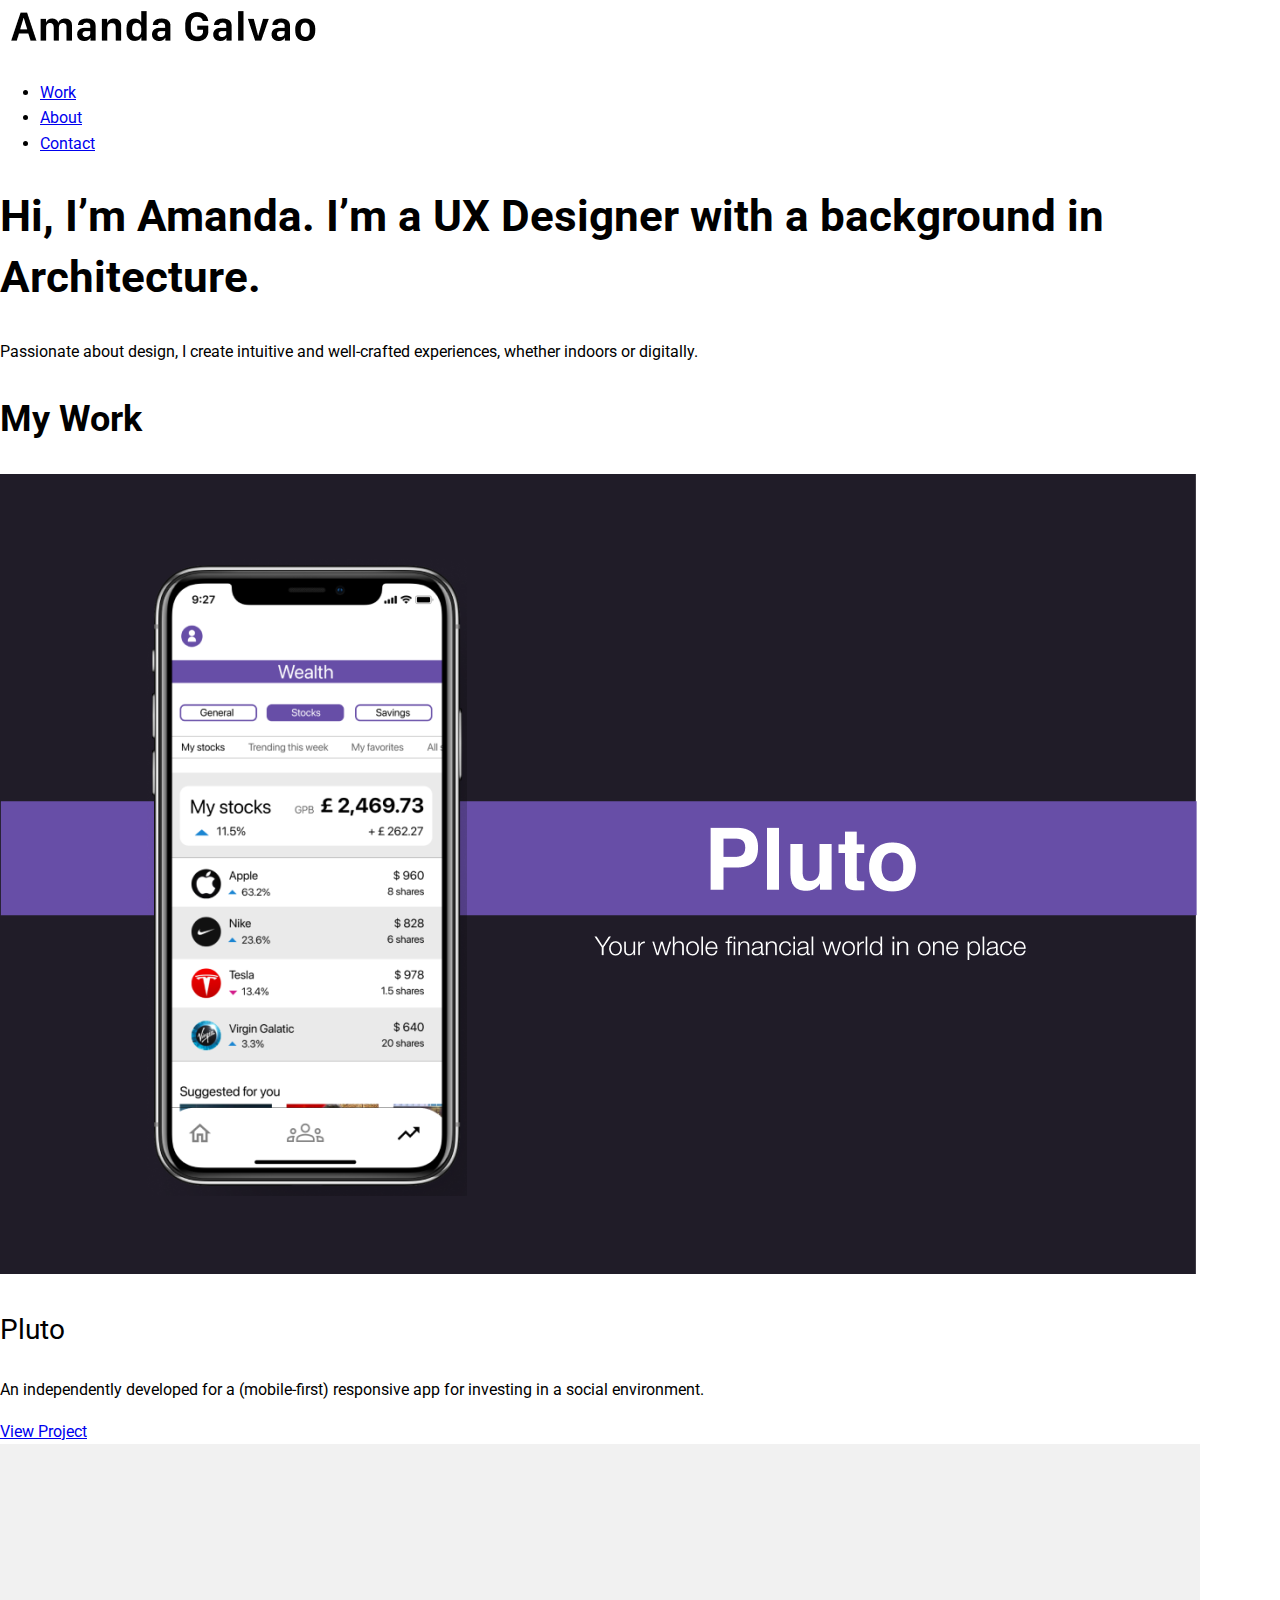
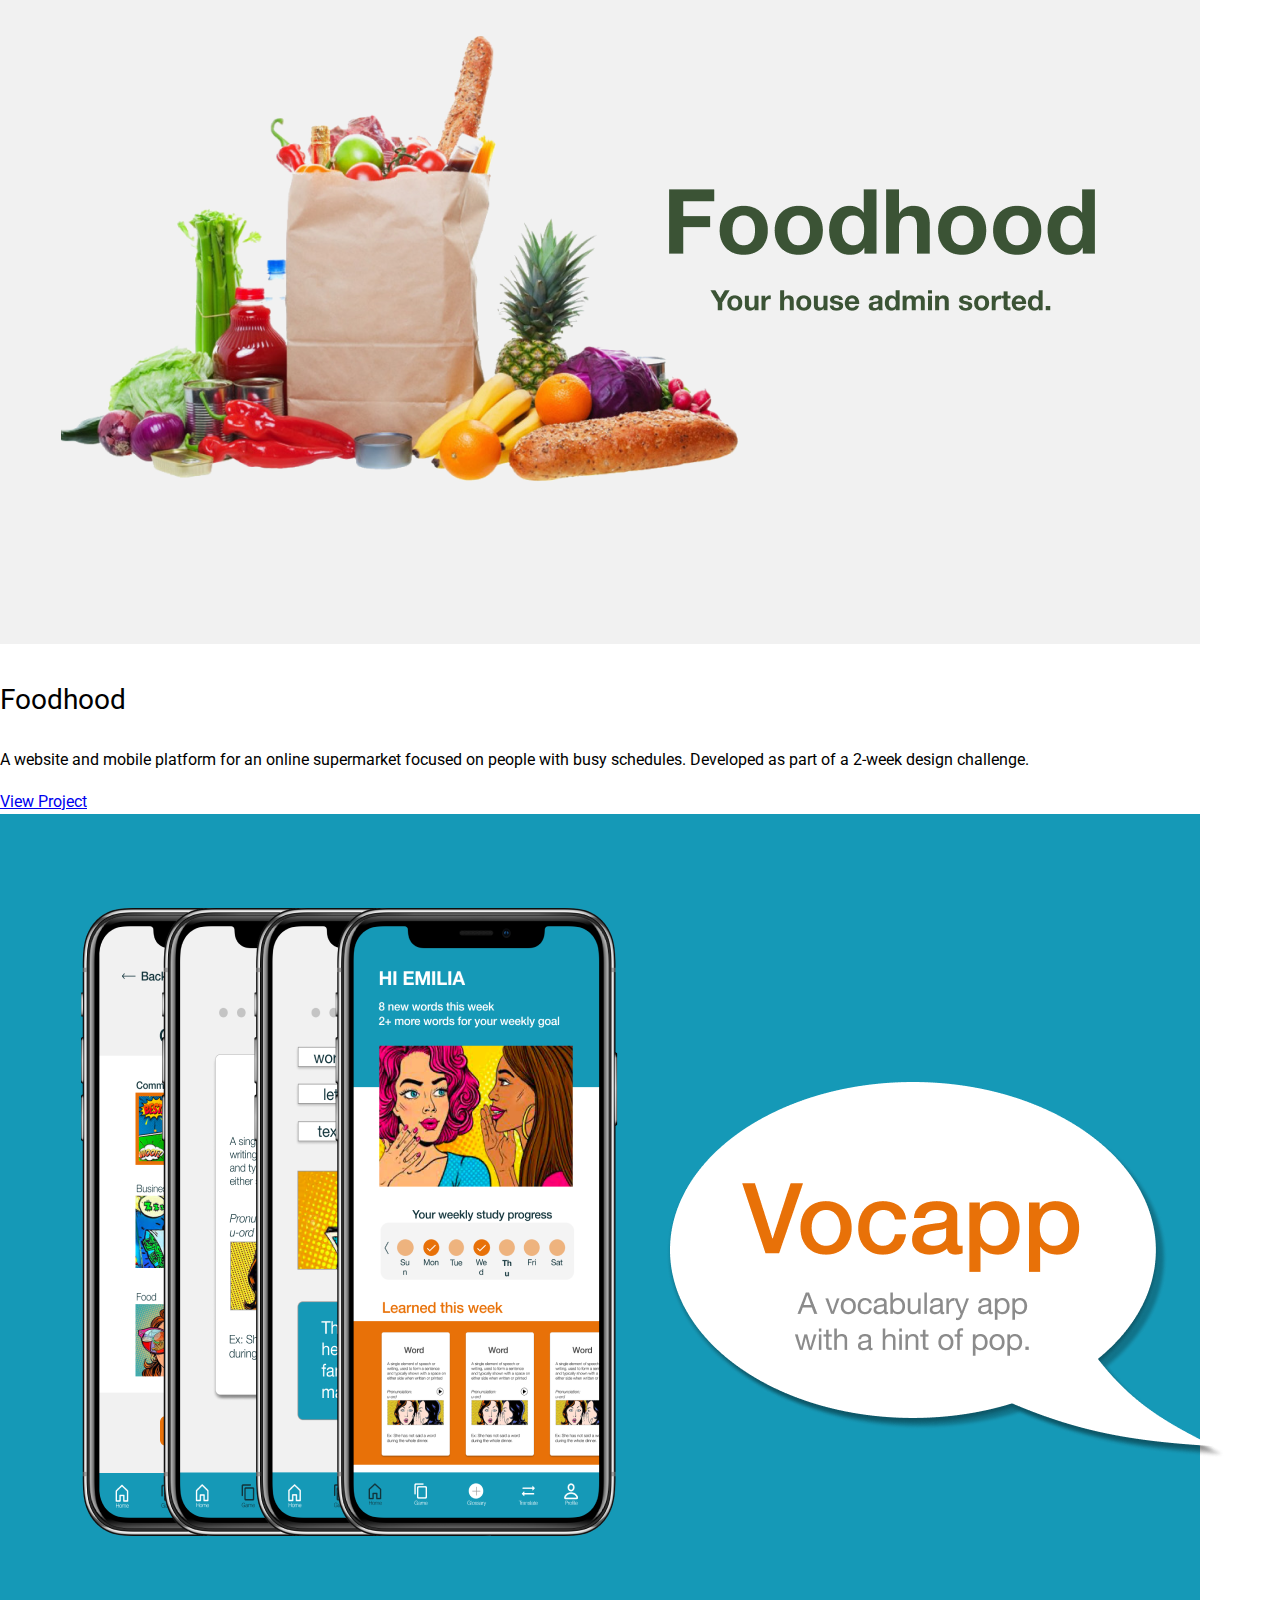
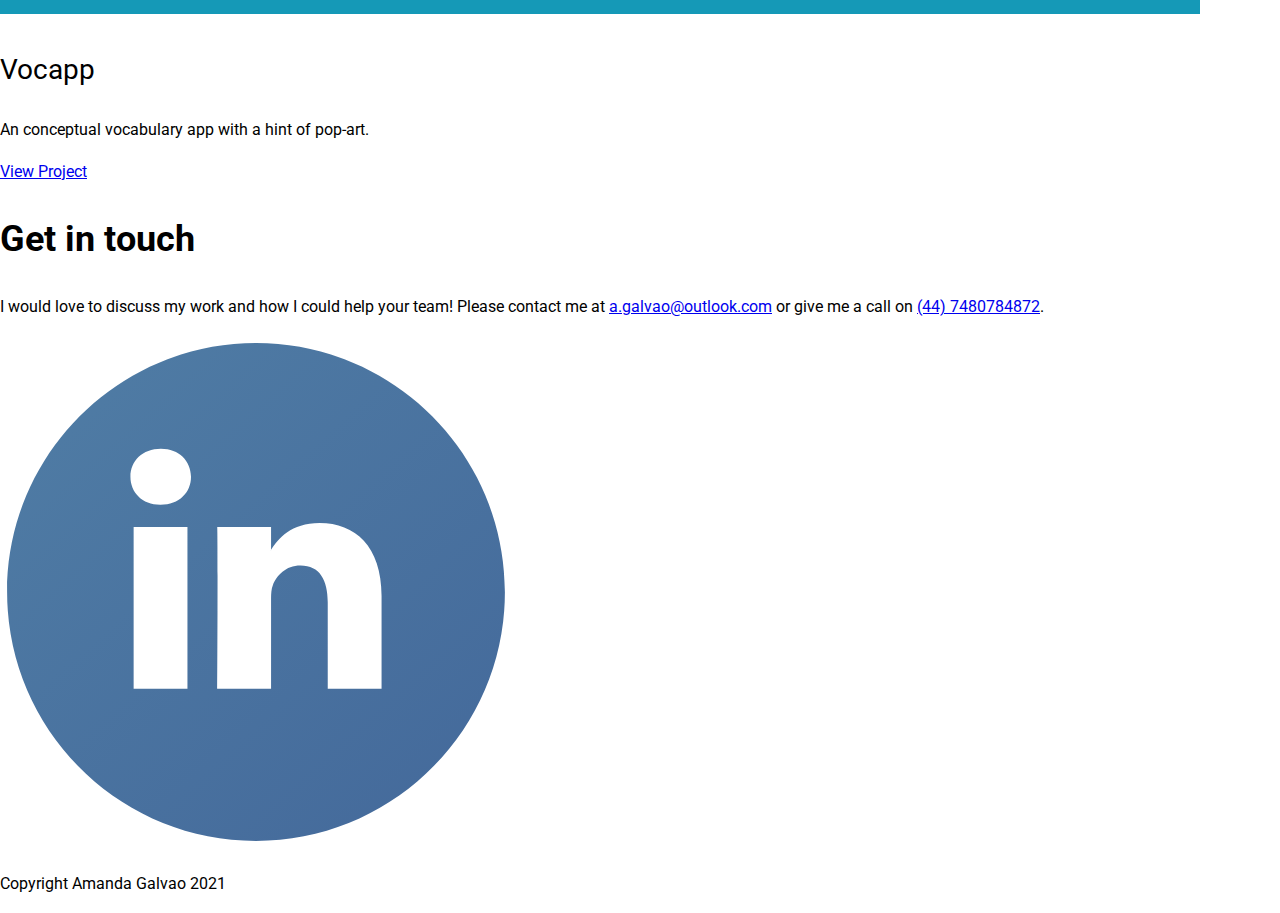
<file: index.html>
<!DOCTYPE html>
<html lang="en" dir="ltr">

<head>
  <link rel="stylesheet" type="text/css" href="css/normalize.css">
  <link rel="stylesheet" type="text/css" href="css/style.css">
  <meta charset="utf-8">
  <title>Amanda Galvao | UX/UI Designer</title>
  <!-- RESPONSIVE SCALING -->
  <meta name="viewport" content="width=device-width, initial-scale=1">
  <!-- FONT IMPORT -->
  <style>
    @import url('https://fonts.googleapis.com/css2?family=Lato:wght@300;400&family=Roboto:wght@300&display=swap');
  </style>
</head>

<body {font-family: 'Lato' , sans-serif;}>
  <header>
    <div>
      <img src="img/Logo.png" alt="Amanda Galvao">
      <nav>
        <ul>
          <li><a href="index.html">Work</a></li>
          <li><a href="about.html">About</a></li>
          <li><a href="contact.html">Contact</a></li>
        </ul>
      </nav>
    </div>
  </header>

  <main>
    <div class="section">
      <!-- HERO SECTION -->
      <div class="container">
        <h1>Hi, I’m Amanda. <span> I’m a UX Designer with a background in Architecture. </span></h1>
        <p>Passionate about design, I create intuitive and well-crafted experiences, whether indoors or digitally. </p>
      </div>
    </div>
    <!-- Work/Projects -->
    <div class="section">
      <div class="container">
        <h2>My Work</h2>
        <!-- PROJECT 1 SECTION -->
        <div>
          <picture>
            <source srcset="img/pluto/cover-black@1.png" media="(max-width:767px)">
            <img src="img/pluto/cover-black@2.png" alt="My Image">
          </picture>
          <h3>Pluto</h3>
          <p>An independently developed for a (mobile-first) responsive app for investing in a social environment.
          </p>
          <li><a href="pluto.html">View Project</a></li>
        </div>

        <!-- PROJECT 2 SECTION -->
        <div>
          <picture>
            <source srcset="img/foodhood/foodhood-cover@1.png" media="(max-width:767px)">
            <img src="img/foodhood/foodhood-cover@2.png" alt="Pluto">
          </picture>
          <h3>Foodhood</h3>
          <p>A website and mobile platform for an online supermarket focused on people with busy schedules. Developed as part of a 2-week design challenge.
          </p>
          <a href="#">View Project</a>
        </div>

        <!-- PROJECT 3 SECTION -->
        <div>
          <picture>
            <source srcset="img/vocapp/vocapp-cover@1.png" media="(max-width:767px)">
            <img src="img/vocapp/vocapp-cover@2.png" alt="Vocapp">
          </picture>
          <h3>Vocapp</h3>
          <p>An conceptual vocabulary app with a hint of pop-art.</p>
          <a href="#">View Project</a>
        </div>
      </div>
    </div>
  </main>

  <footer>
    <div>
      <!-- FOOTER TEXT AND BUTTON -->
      <h2>Get in touch</h2>
      <p>I would love to discuss my work and how I could help your team! Please contact me at
        <a href="a.galvao@outlook.com">a.galvao@outlook.com</a> or give me a call on <a href="tel:+447480784872">(44) 7480784872</a>.
      <div>
        <!-- SOCIAL LINKS -->
        <a href="www.linkedin.com/in/amanda-galvao-de-oliveira" target="_blank">
          <svg enable-background="new 0 0 512 512" height="512" viewBox="0 0 512 512" width="512" xmlns="http://www.w3.org/2000/svg" xmlns:xlink="http://www.w3.org/1999/xlink">
            <linearGradient id="a">
              <stop offset="0" stop-color="#517fa6" />
              <stop offset="1" stop-color="#426699" />
            </linearGradient>
            <linearGradient id="b" gradientUnits="userSpaceOnUse" x1="8.9756" x2="577.923" xlink:href="#a" y1="-78.99" y2="557.6892" />
            <linearGradient id="c" gradientUnits="userSpaceOnUse" x1="-20.1191" x2="548.8283" xlink:href="#a" y1="-52.9904" y2="583.6888" />
            <path d="m271.06 214.363v-.525c-.1.17-.247.36-.347.525z" fill="url(#b)" />
            <path
              d="m256 7.098c-137.465 0-248.902 111.437-248.902 248.902s111.437 248.902 248.902 248.902 248.902-111.437 248.902-248.902-111.437-248.902-248.902-248.902zm-68.545 345.704h-53.822v-161.912h53.822zm-26.901-184.008h-.363c-18.058 0-29.755-12.445-29.755-27.992 0-15.886 12.052-27.969 30.465-27.969 18.421 0 29.747 12.083 30.102 27.969.001 15.547-11.68 27.992-30.449 27.992zm221.01 184.011h-53.822v-86.627c0-21.759-7.792-36.613-27.271-36.613-14.875 0-23.725 10.008-27.624 19.687-1.42 3.464-1.783 8.276-1.783 13.125v90.425h-53.83s.718-146.718 0-161.912h53.827v22.948c7.149-11.015 19.927-26.754 48.518-26.754 35.43 0 61.983 23.138 61.986 72.871v92.85z"
              fill="url(#c)" />
          </svg></li>
        </a>
        <div>
          <!-- COPYRIGHT -->
          <p>Copyright Amanda Galvao 2021</p>
        </div>
      </div>
  </footer>
</body>

</html>
</file>
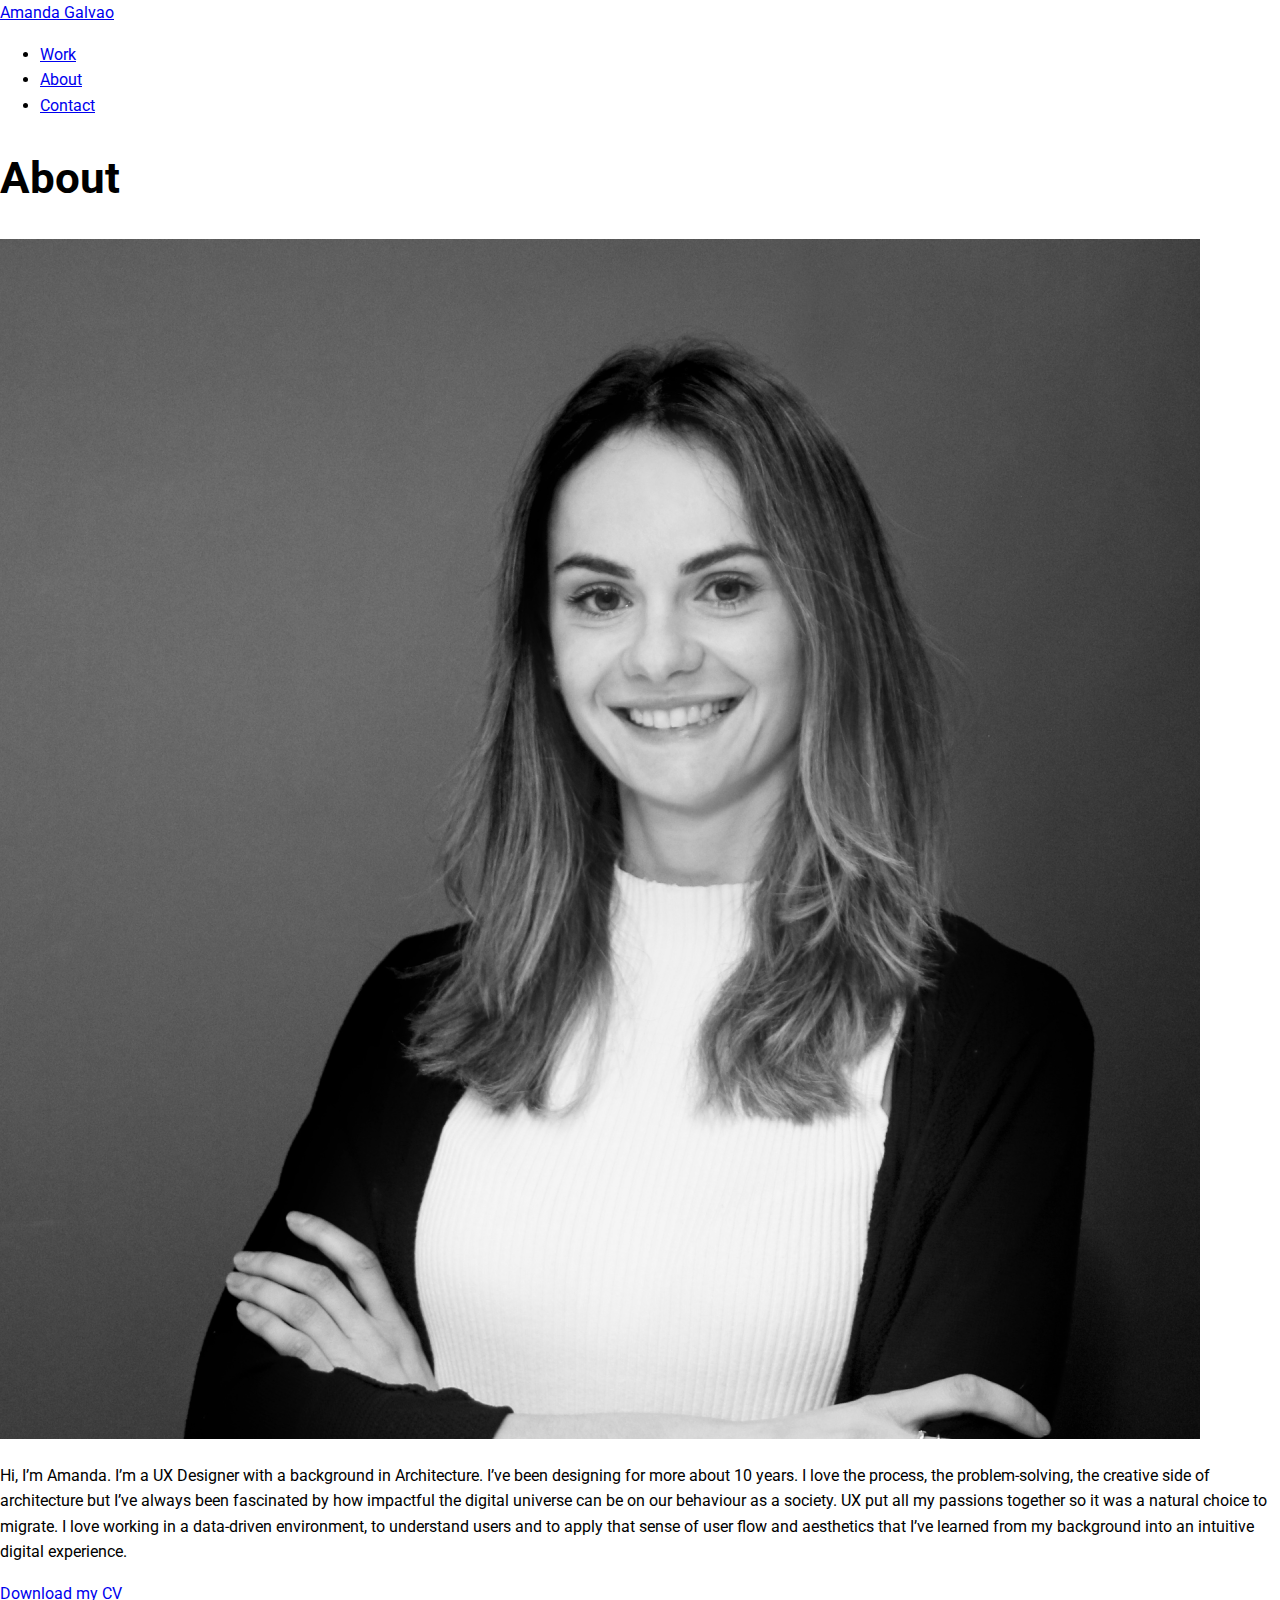
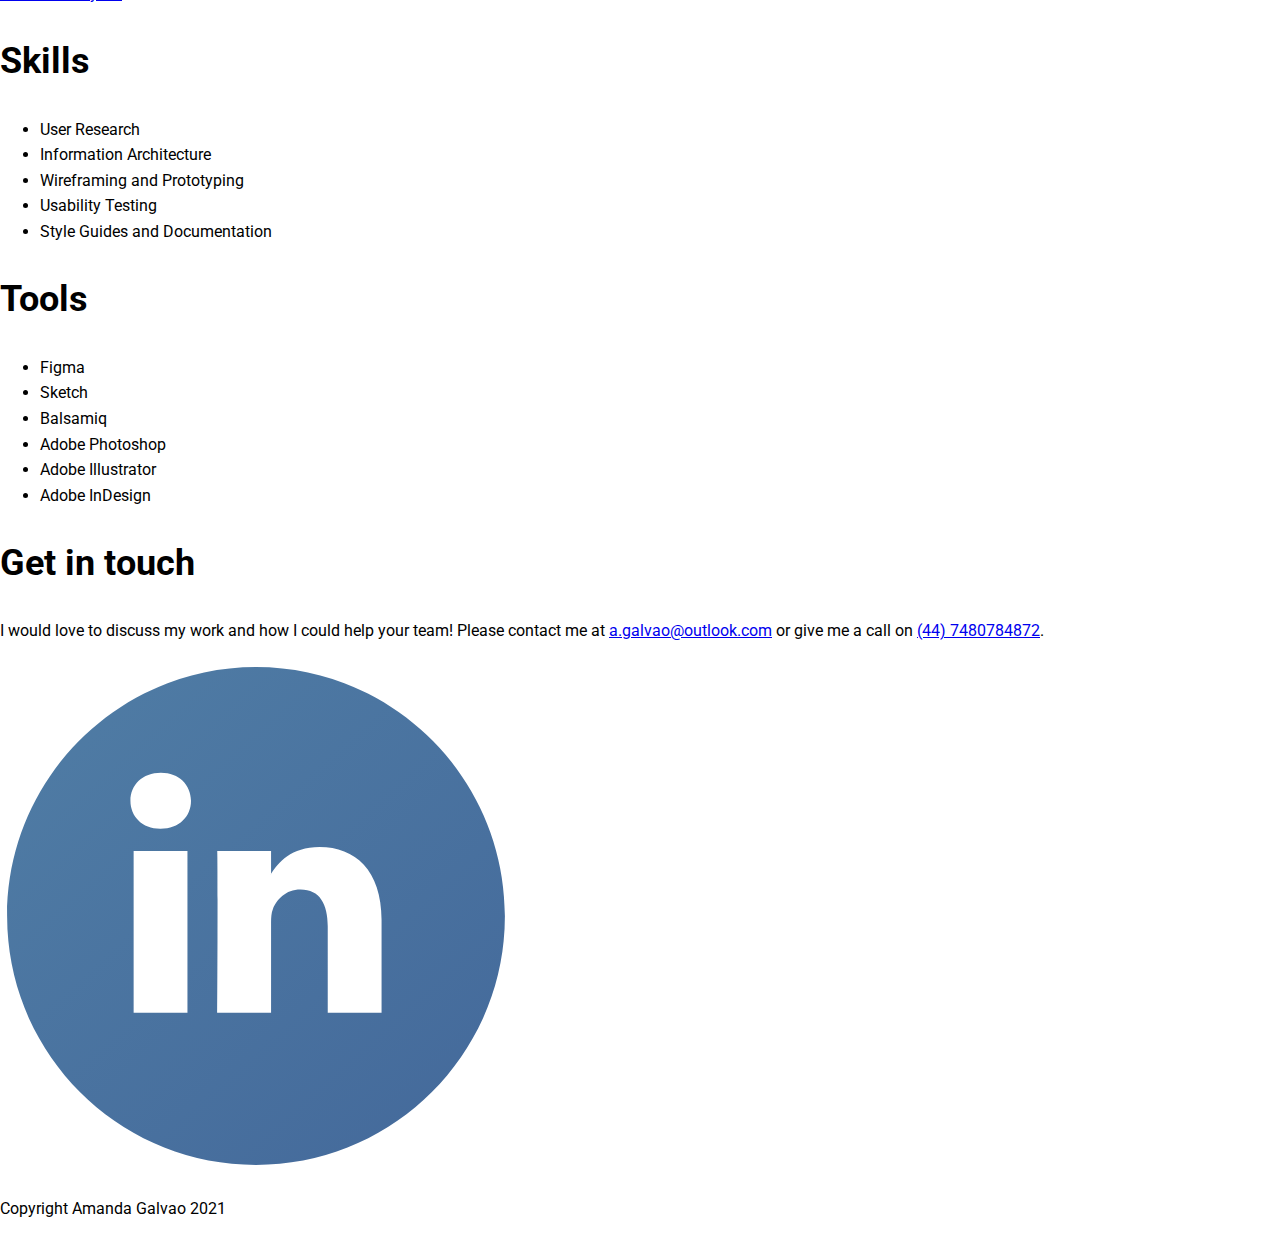
<file: about.html>
<!DOCTYPE html>
<html lang="en" dir="ltr">

<head>
  <link rel="stylesheet" type="text/css" href="css/normalize.css">
  <link rel="stylesheet" type="text/css" href="css/style.css">
  <meta charset="utf-8">
  <title>Amanda Galvao | UX/UI Designer</title>
  <!-- RESPONSIVE SCALING -->
  <meta name="viewport" content="width=device-width, initial-scale=1">
  <!-- FONT IMPORT -->
  <style>
    @import url('https://fonts.googleapis.com/css2?family=Lato:wght@300;400&family=Roboto:wght@300&display=swap');
  </style>
</head>

<body {font-family: 'Lato' , sans-serif;}>
  <header>
    <div>
      <a href="#">Amanda Galvao</a>
      <nav>
        <ul>
          <li><a href="index.html">Work</a></li>
          <li><a href="about.html">About</a></li>
          <li><a href="contact.html">Contact</a></li>
        </ul>
      </nav>
    </div>
  </header>

  <main>
    <div class="section">
      <div class="container">
        <h1>About</h1>
        <picture>
          <source srcset="img/about/my-photo@1.png" media="(max-width:767px)">
          <img src="img/about/my-photo@2.png" alt="About Me">
        </picture>
        <div>
          <p>Hi, I’m Amanda. I’m a UX Designer with a background in Architecture. I’ve been designing for more about 10 years. I love the process, the problem-solving, the creative side of architecture but I’ve always been fascinated by how
            impactful the digital universe can be on our behaviour as a society. UX put all my passions together so it was a natural choice to migrate. I love working in a data-driven environment, to understand users and to apply that sense of user
            flow and aesthetics that I’ve learned from my background into an intuitive digital experience.</p>
          <a href="files/cv.pdf" download>Download my CV</a>
        </div>
        <div class="row">
          <div class="column">
            <h2>Skills</h2>
            <ul>
              <li>User Research</li>
              <li>Information Architecture</li>
              <li>Wireframing and Prototyping</li>
              <li>Usability Testing</li>
              <li>Style Guides and Documentation</li>
            </ul>
          </div>
          <div class="column">
            <h2>Tools</h2>
            <ul>
              <li>Figma</li>
              <li>Sketch</li>
              <li>Balsamiq</li>
              <li>Adobe Photoshop</li>
              <li>Adobe Illustrator</li>
              <li>Adobe InDesign</li>
            </ul>
          </div>
        </div>
      </div>
    </div>
  </main>


  <!--Footer-->
  <footer>
    <div class="section">
      <div class="container">
      <!-- FOOTER TEXT AND BUTTON -->
      <h2>Get in touch</h2>
      <p>I would love to discuss my work and how I could help your team! Please contact me at
        <a href="a.galvao@outlook.com">a.galvao@outlook.com</a> or give me a call on <a href="tel:+447480784872">(44) 7480784872</a>.
      <div>
        <!-- SOCIAL LINKS -->
        <a href="www.linkedin.com/in/amanda-galvao-de-oliveira" target="_blank">
          <svg enable-background="new 0 0 512 512" height="512" viewBox="0 0 512 512" width="512" xmlns="http://www.w3.org/2000/svg" xmlns:xlink="http://www.w3.org/1999/xlink">
            <linearGradient id="a">
              <stop offset="0" stop-color="#517fa6" />
              <stop offset="1" stop-color="#426699" />
            </linearGradient>
            <linearGradient id="b" gradientUnits="userSpaceOnUse" x1="8.9756" x2="577.923" xlink:href="#a" y1="-78.99" y2="557.6892" />
            <linearGradient id="c" gradientUnits="userSpaceOnUse" x1="-20.1191" x2="548.8283" xlink:href="#a" y1="-52.9904" y2="583.6888" />
            <path d="m271.06 214.363v-.525c-.1.17-.247.36-.347.525z" fill="url(#b)" />
            <path
              d="m256 7.098c-137.465 0-248.902 111.437-248.902 248.902s111.437 248.902 248.902 248.902 248.902-111.437 248.902-248.902-111.437-248.902-248.902-248.902zm-68.545 345.704h-53.822v-161.912h53.822zm-26.901-184.008h-.363c-18.058 0-29.755-12.445-29.755-27.992 0-15.886 12.052-27.969 30.465-27.969 18.421 0 29.747 12.083 30.102 27.969.001 15.547-11.68 27.992-30.449 27.992zm221.01 184.011h-53.822v-86.627c0-21.759-7.792-36.613-27.271-36.613-14.875 0-23.725 10.008-27.624 19.687-1.42 3.464-1.783 8.276-1.783 13.125v90.425h-53.83s.718-146.718 0-161.912h53.827v22.948c7.149-11.015 19.927-26.754 48.518-26.754 35.43 0 61.983 23.138 61.986 72.871v92.85z"
              fill="url(#c)" />
          </svg></li>
          </svg>
        </a>
      </div>
        <!-- COPYRIGHT -->
        <p>Copyright Amanda Galvao 2021</p>
      </div>
    </div>
  </footer>
</body>

</html>
</file>
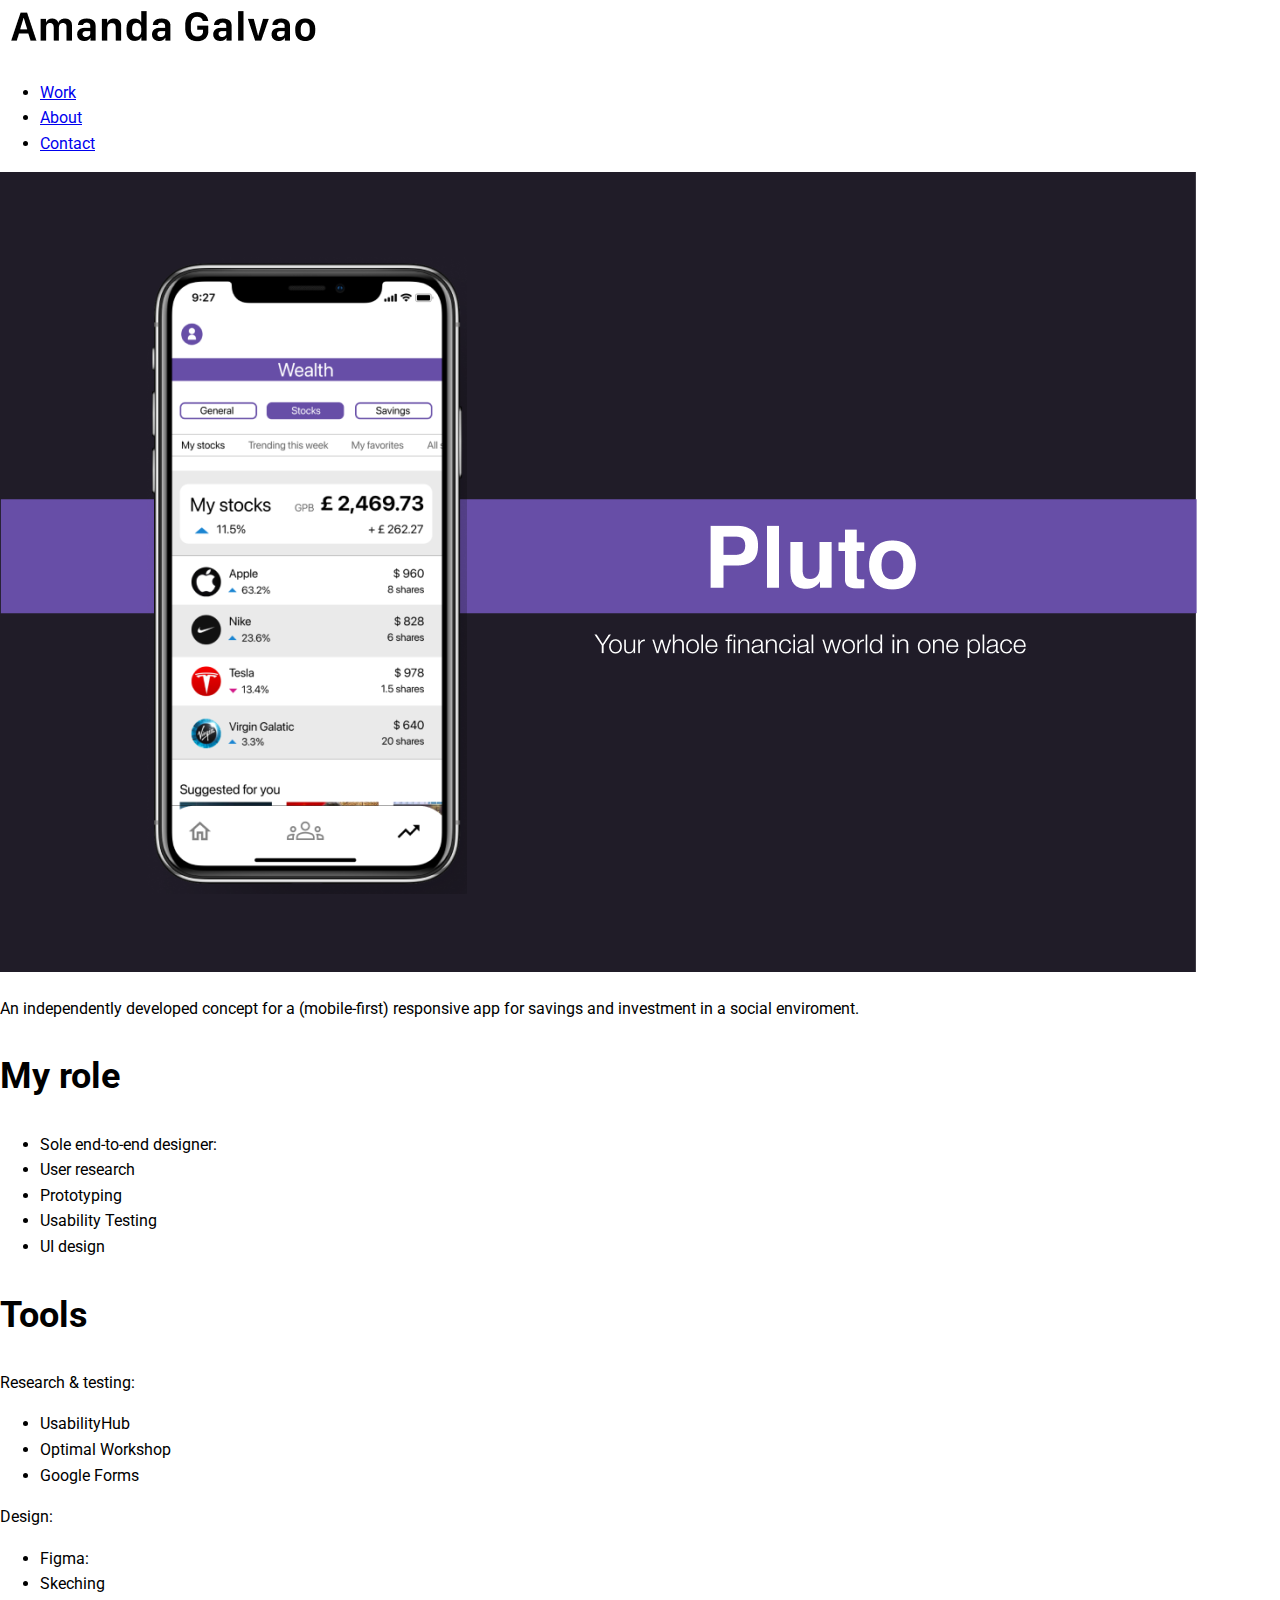
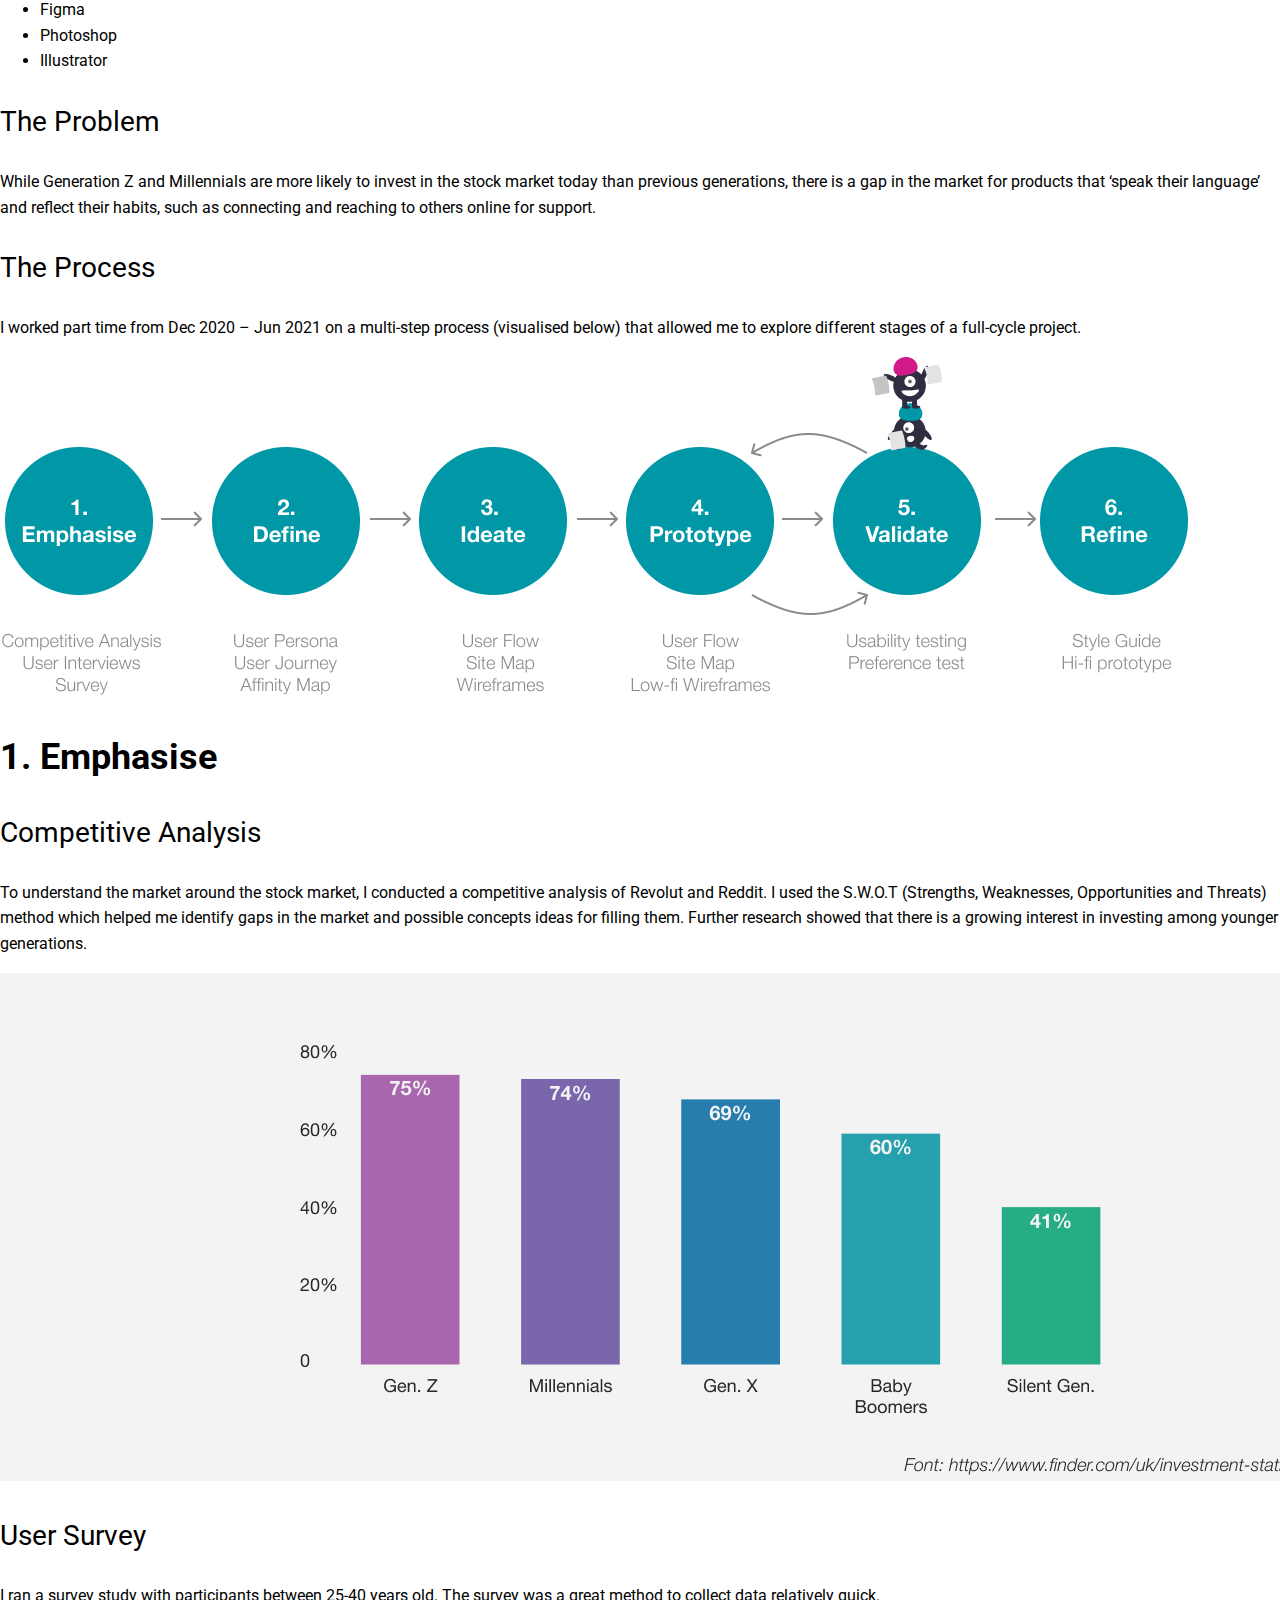
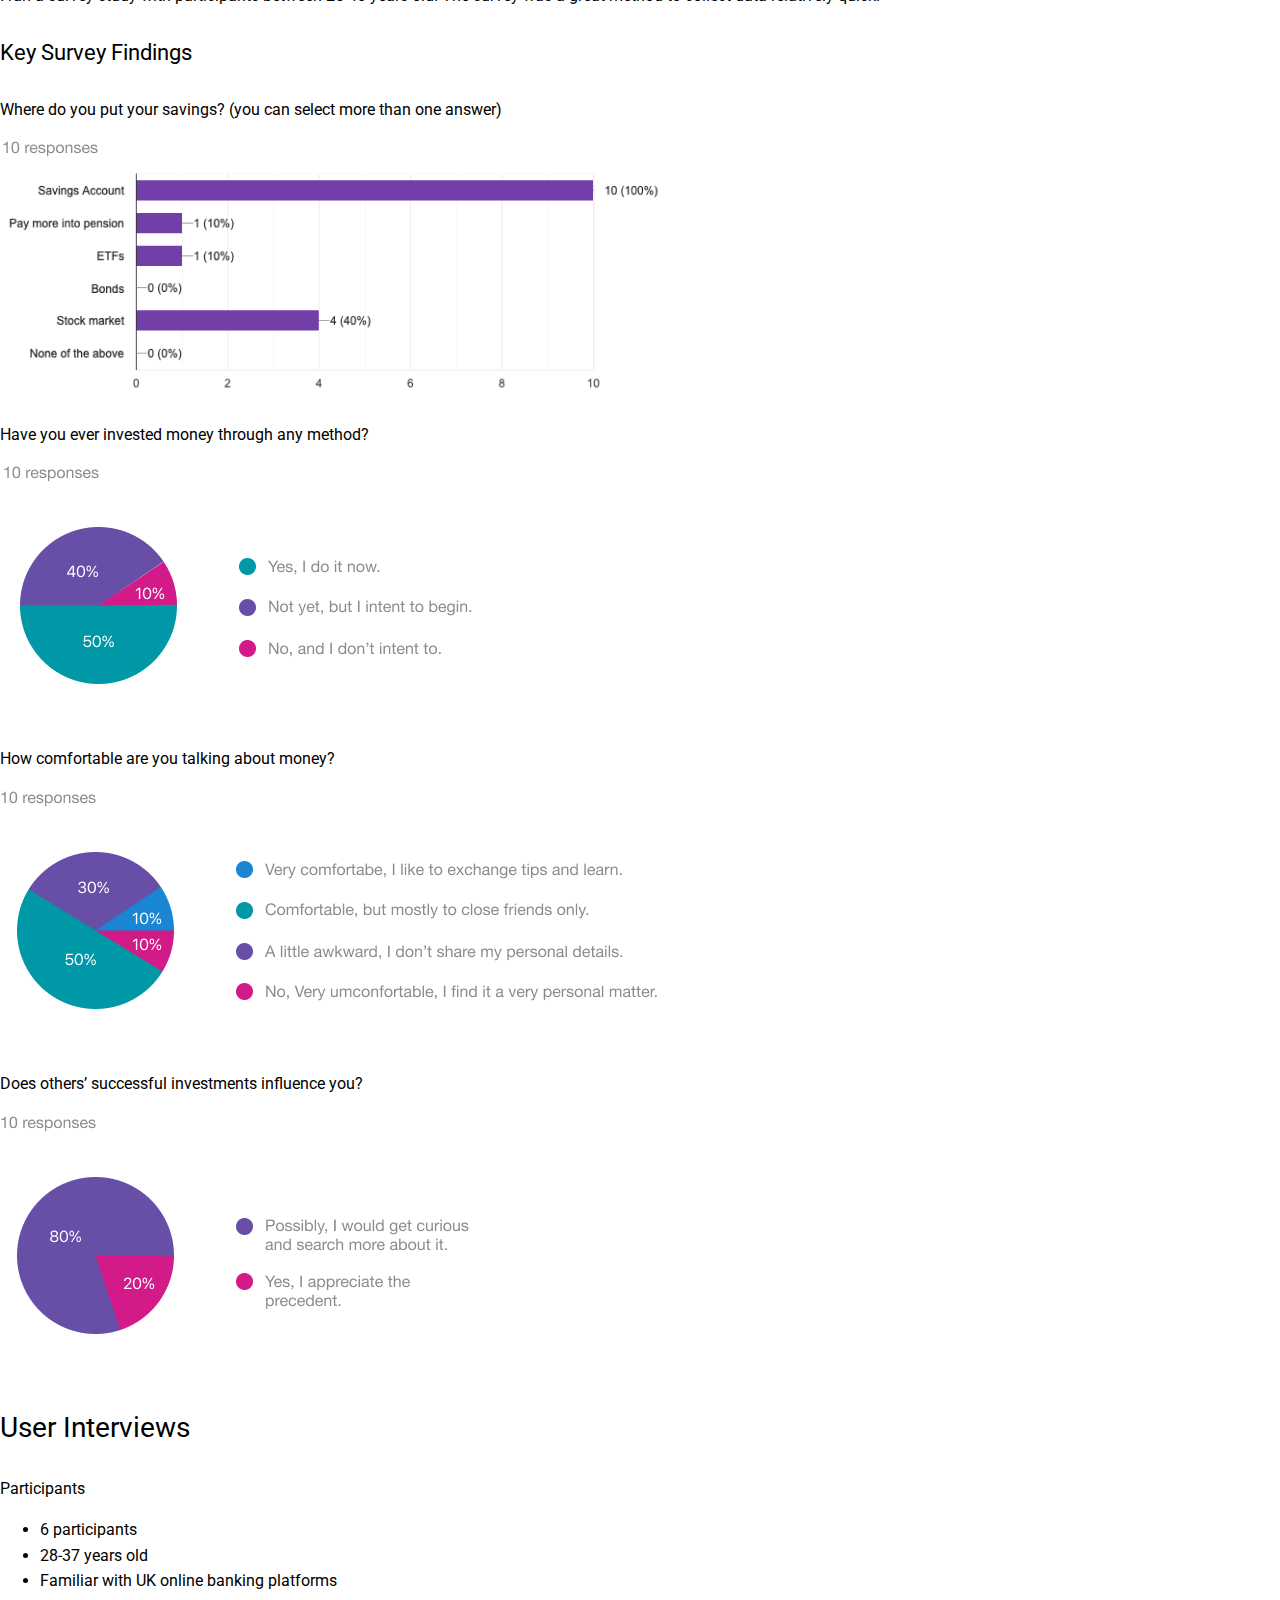
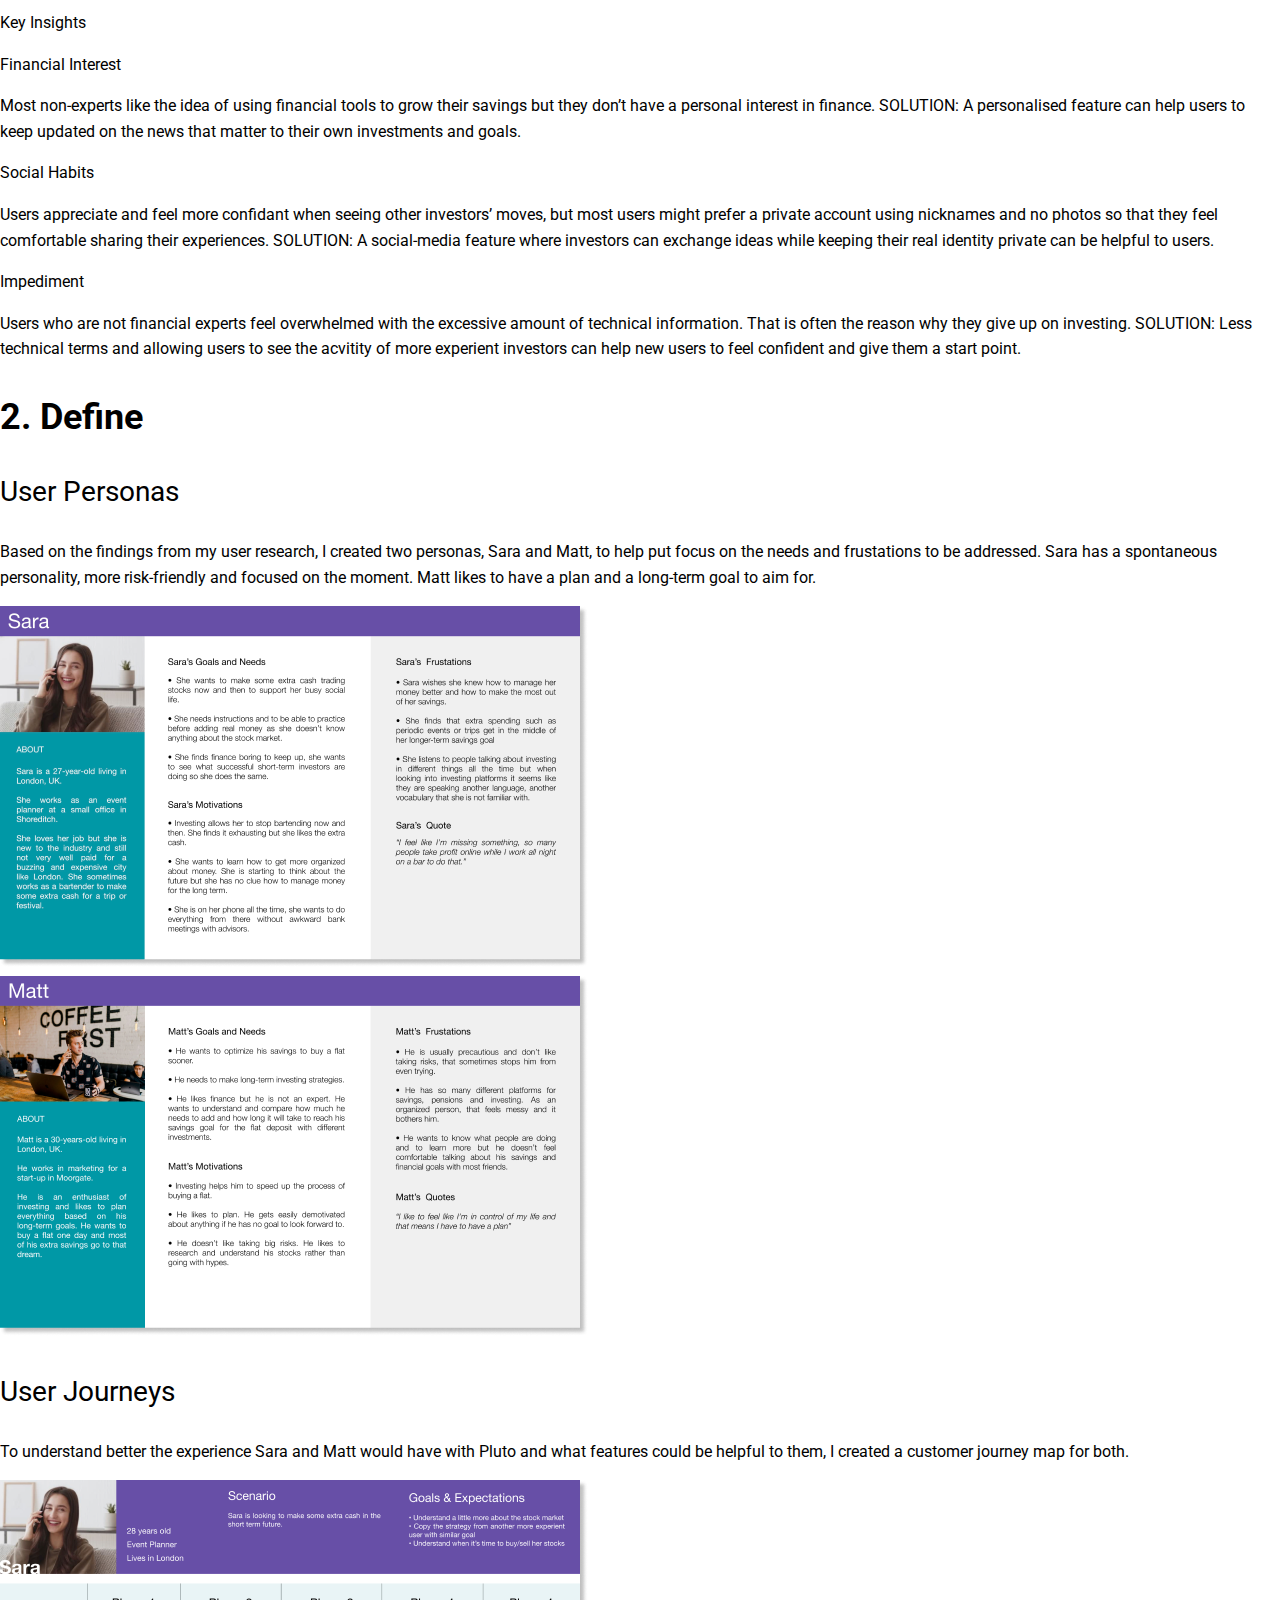
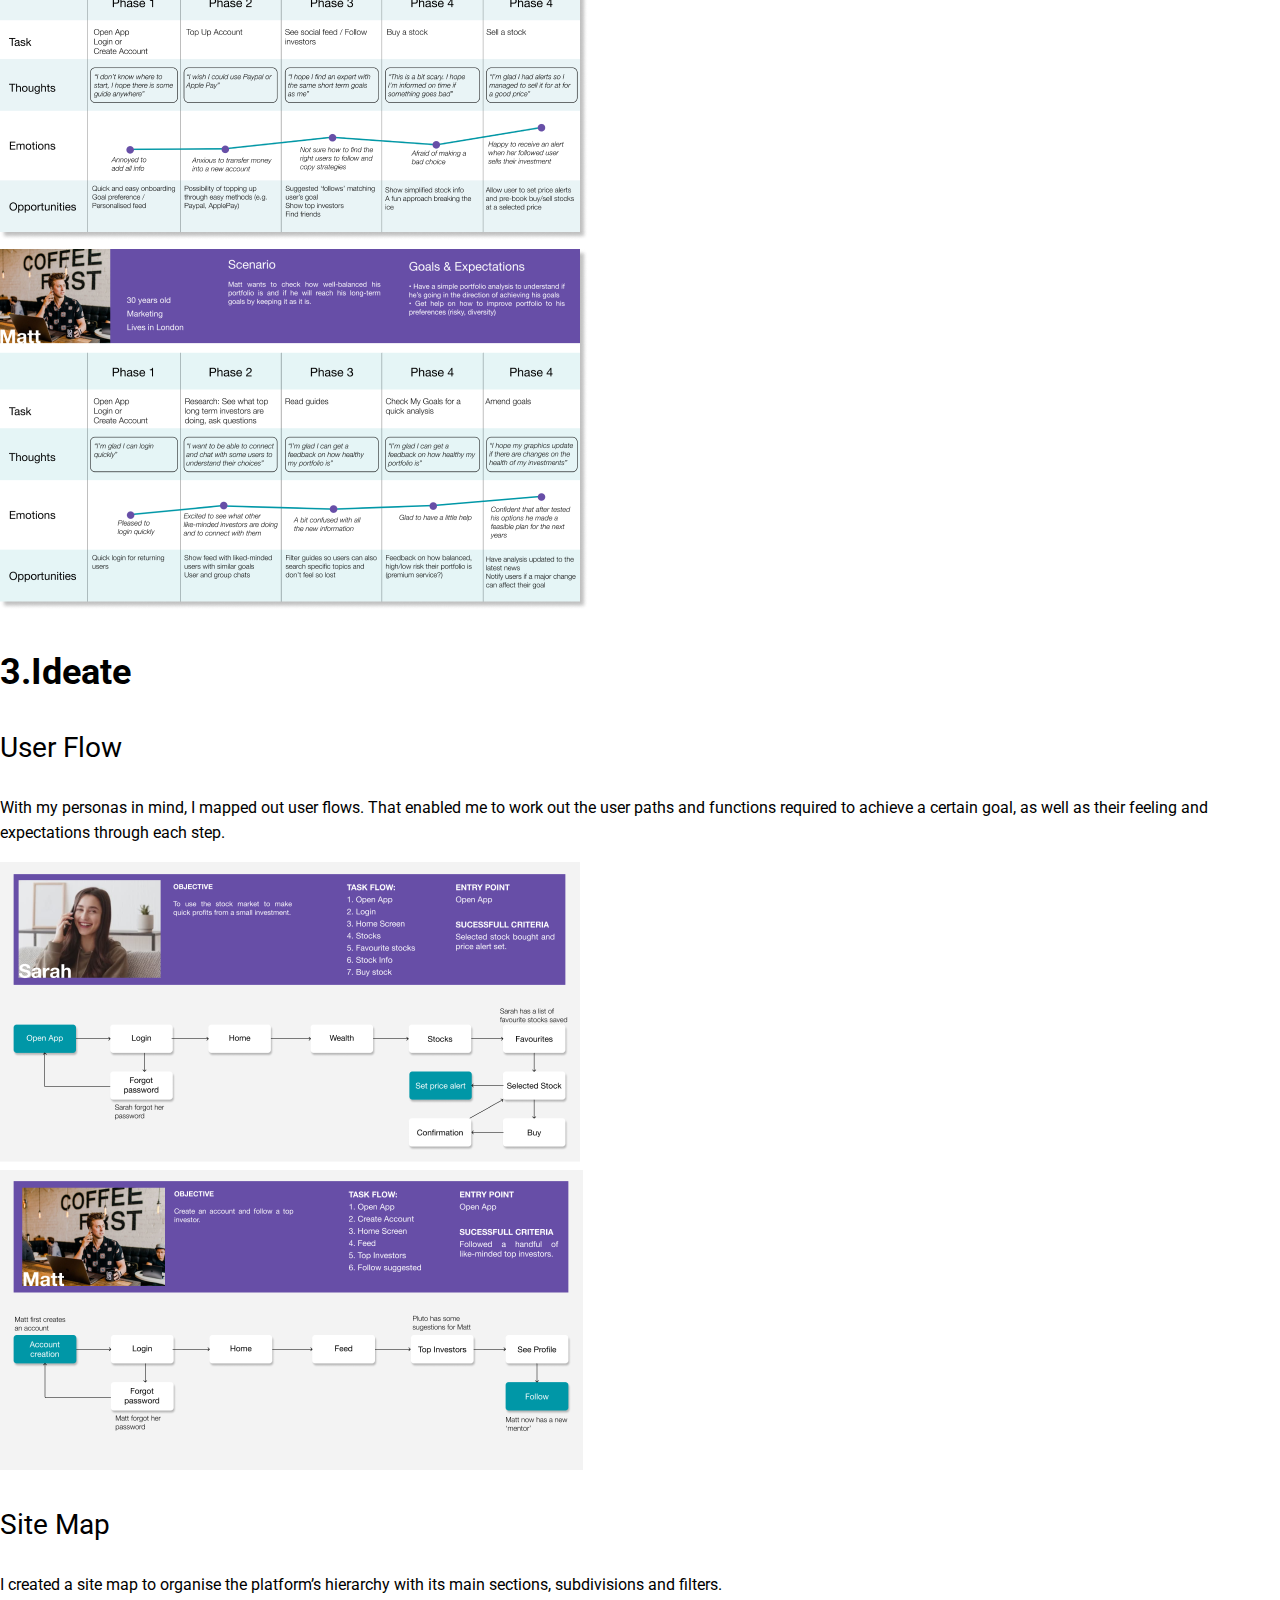
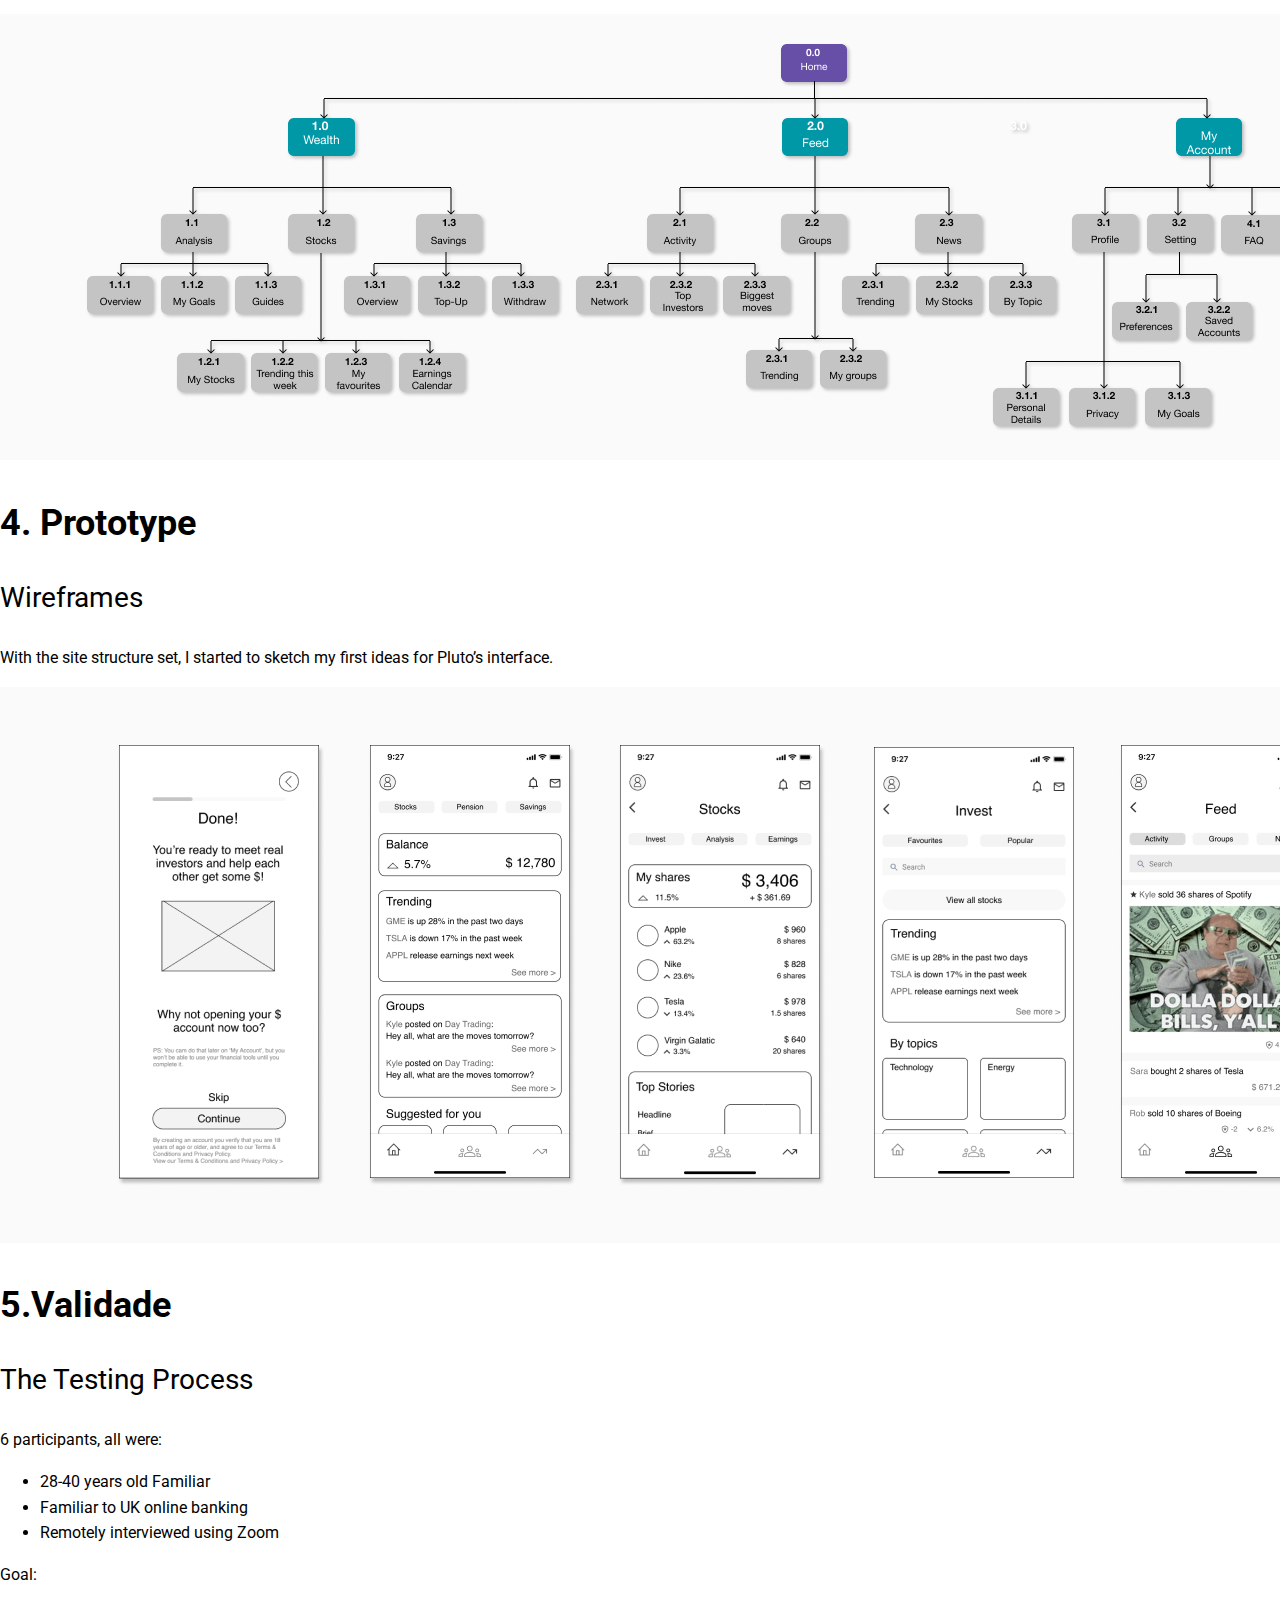
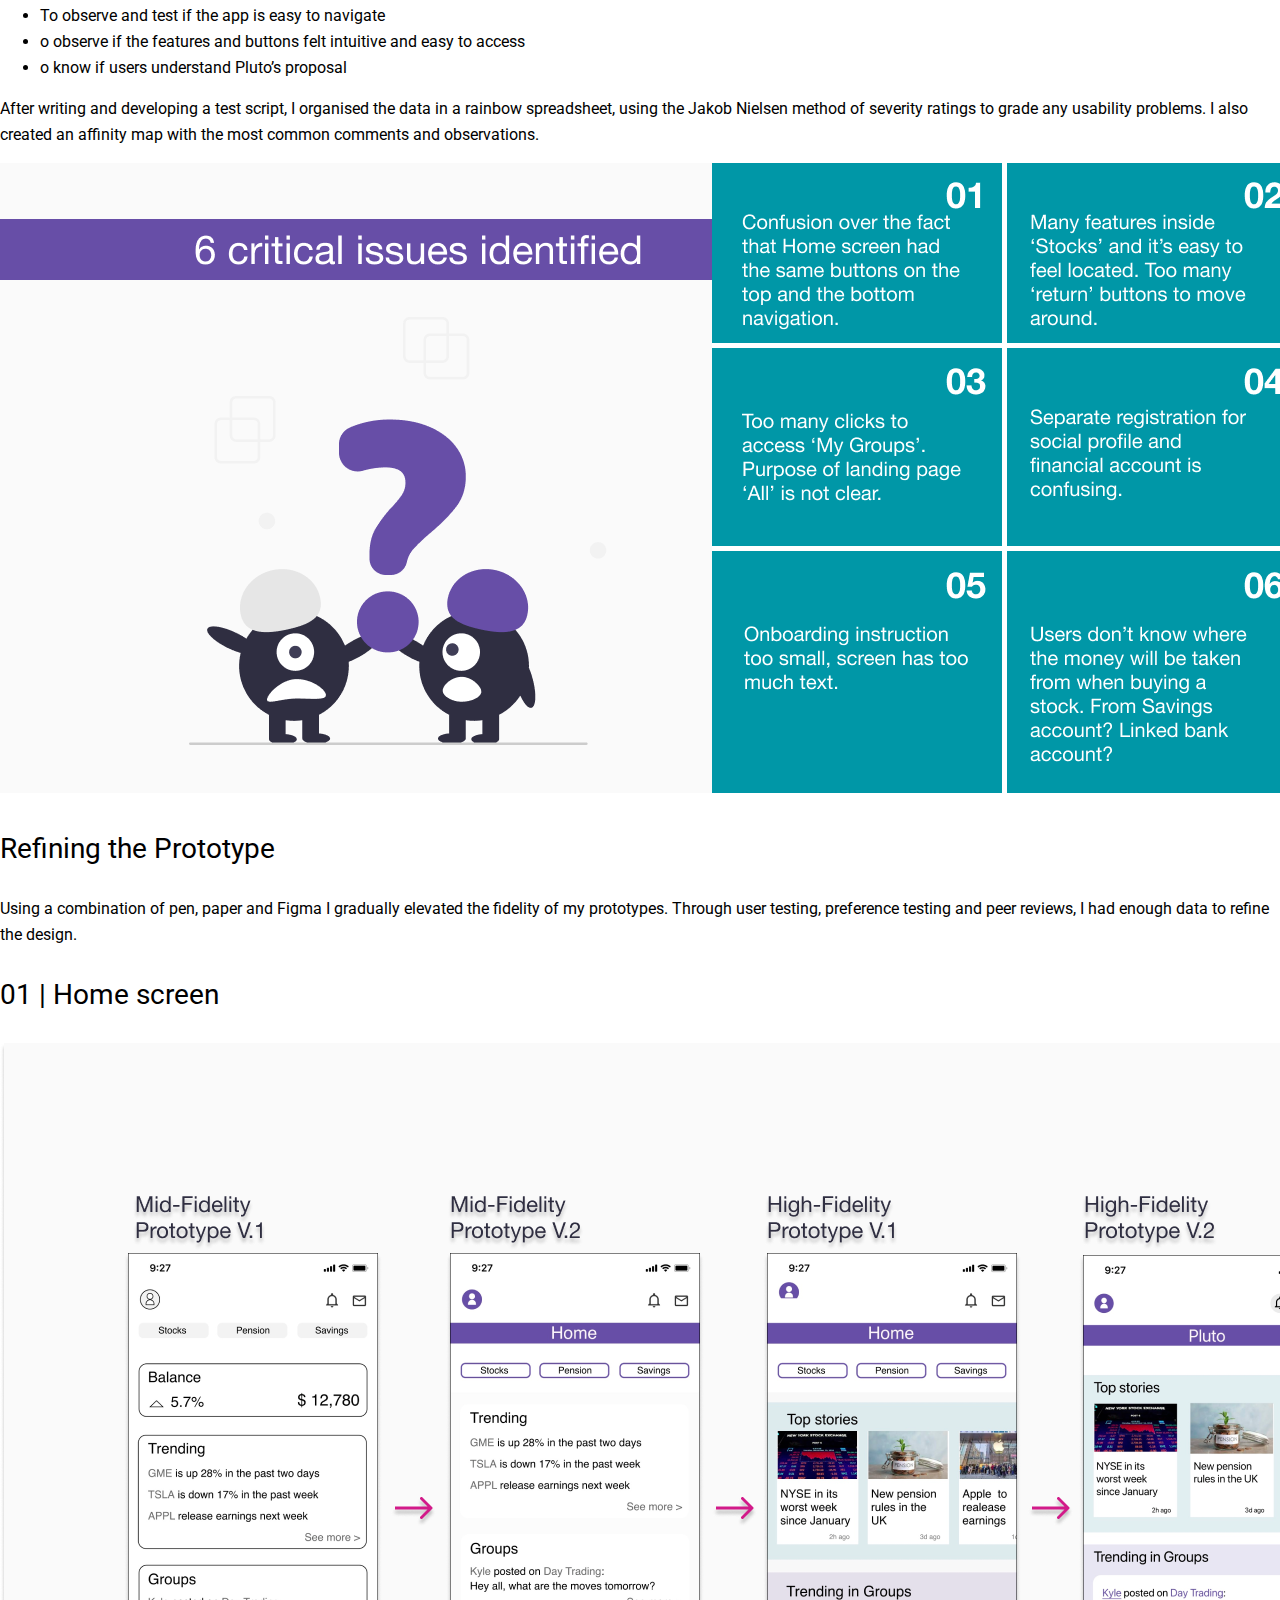
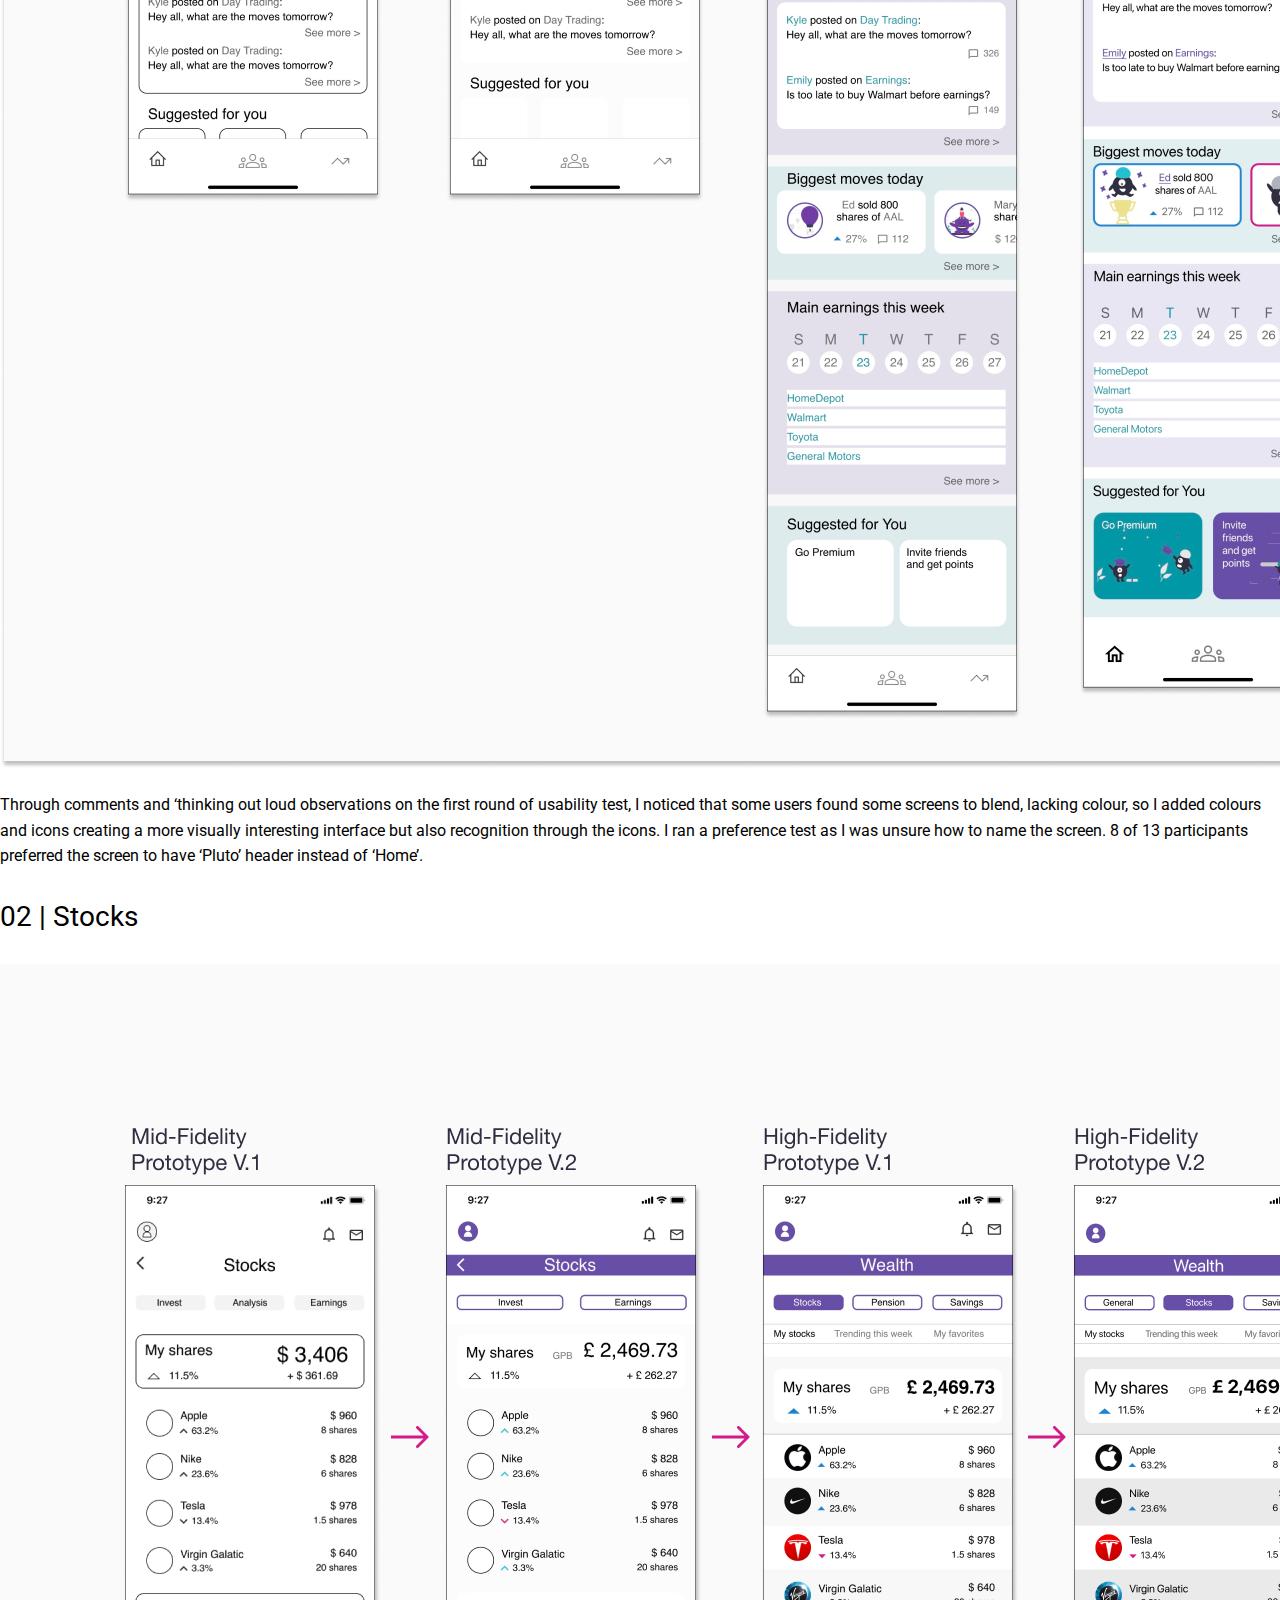
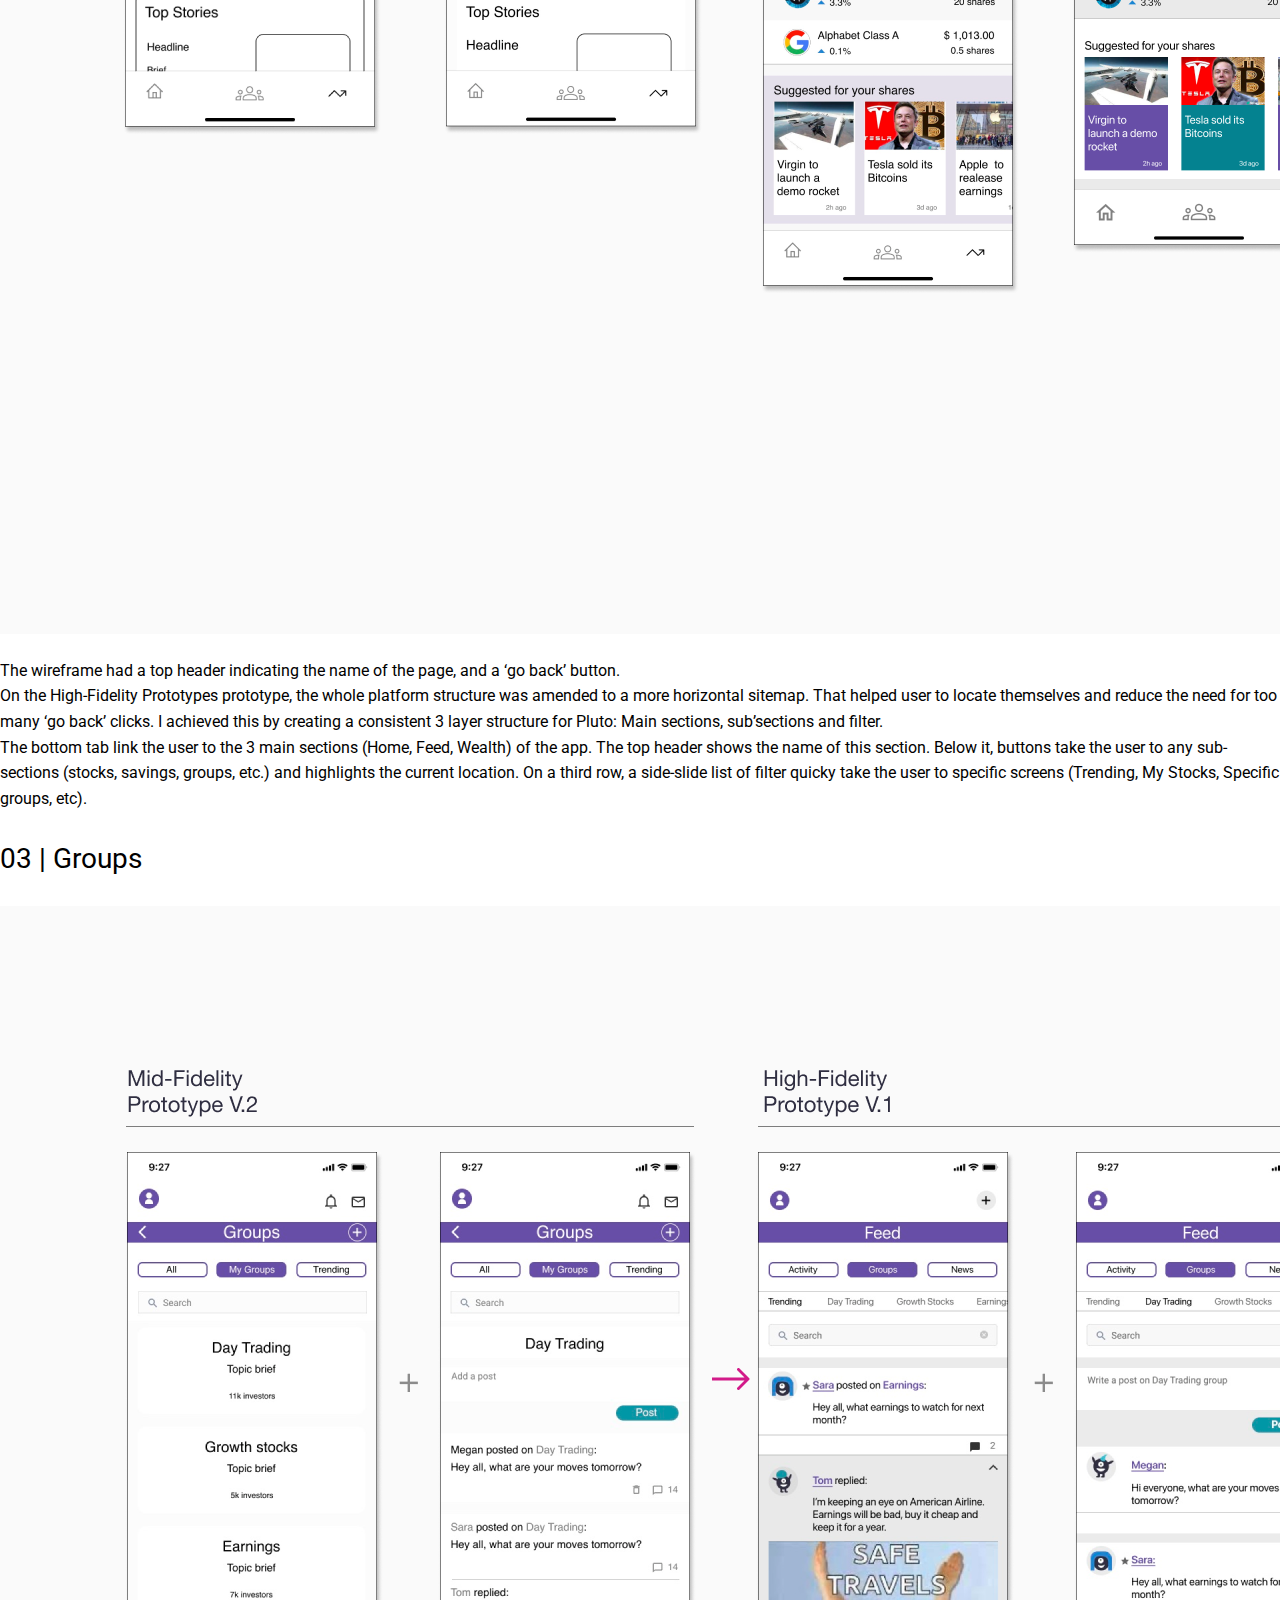
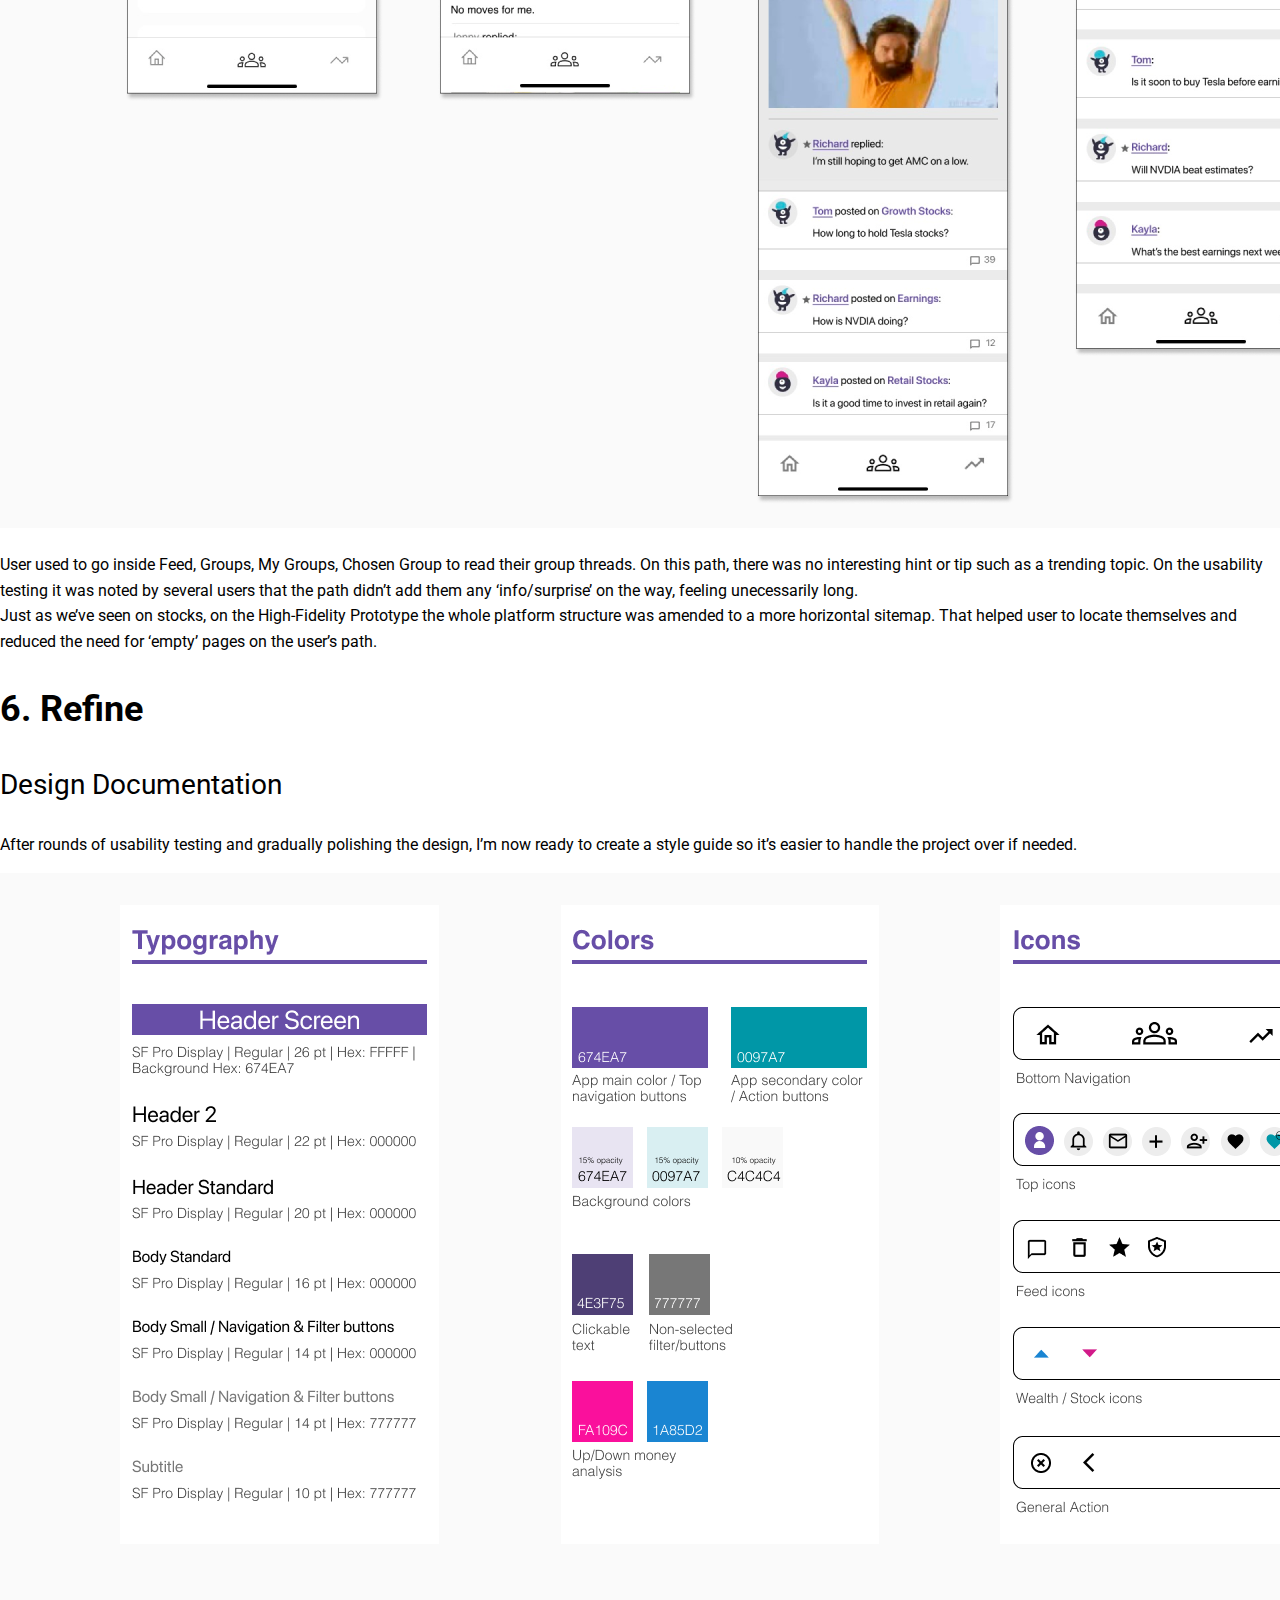
<file: pluto.html>
<!DOCTYPE html>
<html lang="en" dir="ltr">

<head>
  <link rel="stylesheet" type="text/css" href="css/normalize.css">
  <link rel="stylesheet" type="text/css" href="css/style.css">
  <meta charset="utf-8">
  <title>Amanda Galvao | UX/UI Designer</title>
  <!-- RESPONSIVE SCALING -->
  <meta name="viewport" content="width=device-width, initial-scale=1">
  <!-- FONT IMPORT -->
  <style>
    @import url('https://fonts.googleapis.com/css2?family=Lato:wght@300;400&family=Roboto:wght@300&display=swap');
  </style>
  <title>Amanda Galvao | UX/UI Designer</title>
</head>

<body>
  <!-- HEADER -->
  <header>
    <div class="container">
      <img src="img/Logo.png" alt="Amanda Galvao">
      <nav>
        <ul>
          <li><a href="index.html">Work</a></li>
          <li><a href="about.html">About</a></li>
          <li><a href="contact.html">Contact</a></li>
        </ul>
      </nav>
    </div>
  </header>

  <main>
    <div class="section">
      <picture>
        <source srcset="img/pluto/cover-black@1.png" media="(max-width:767px)">
        <img src="img/pluto/cover-black@2.png" alt="My Image">
      </picture>
    </div>

    <div class="section">
      <!-- INTRO SECTION -->
      <div class="container">
        <p>An independently developed concept for a (mobile-first) responsive app for savings and investment in a social enviroment.</p>
        <div class="row">
          <div class="column">
            <h2>My role</h2>
            <ul>
              <li><a>Sole end-to-end designer:</a></li>
              <li><a> User research</a></li>
              <li><a> Prototyping</a></li>
              <li><a> Usability Testing</a></li>
              <li><a> UI design</a></li>
            </ul>
          </div>
          <div class="column">
            <h2>Tools</h2>
            <div class="row">
              <div class="column">
                <p> Research & testing: </p>
                <ul>
                  <li><a>UsabilityHub</a></li>
                  <li><a>Optimal Workshop</a></li>
                  <li><a>Google Forms</a></li>
                </ul>
              </div>
              <div class="column">
                <p> Design: </p>
                <ul>
                  <li><a>Figma: </a></li>
                  <li><a>Skeching</a></li>
                  <li><a>Figma</a></li>
                  <li><a>Photoshop</a></li>
                  <li><a>Illustrator</a></li>
                </ul>
              </div>
            </div>
          </div>
        </div>
        <div>
          <h3>The Problem</h3>
          <p>While Generation Z and Millennials are more likely to invest in the stock market today than previous generations, there is a gap in the market for products that ‘speak their language’ and reflect their habits, such as connecting and
            reaching to others online for support.</p>
          <h3>The Process</h3>
          <p>I worked part time from Dec 2020 – Jun 2021 on a multi-step process (visualised below) that allowed me to explore different stages of a full-cycle project.</p>
          <picture>
            <source srcset="img/pluto/process@1.png" media="(max-width:767px)">
            <img src="img/pluto/process@2.png" alt="My Image">
          </picture>
        </div>
      </div>
    </div>

    <div class="section">
      <!-- 1. EMPHASISE SECTION -->
      <div class="container">
        <h2> 1. Emphasise </h2>
        <h3> Competitive Analysis </h3>
        <p>To understand the market around the stock market, I conducted a competitive analysis of Revolut and Reddit. I used the S.W.O.T (Strengths, Weaknesses, Opportunities and Threats) method which helped me identify gaps in the market and
          possible concepts ideas for filling them. Further research showed that there is a growing interest in investing among younger generations.</p>
        <picture>
          <source srcset="img/pluto/competitive-analysis@1.png" media="(max-width:767px)">
          <img src="img/pluto/competitive-analysis@2.png" alt="My Image">
        </picture>
        <h3> User Survey </h3>
        <p>I ran a survey study with participants between 25-40 years old. The survey was a great method to collect data relatively quick.</p>
      </div>
      <div>
        <div class="container">
          <h4>Key Survey Findings</h4>
          <div class="row">
            <div class="column">
              <p>Where do you put your savings? (you can select more than one answer)</p>
              <picture>
                <source srcset="img/pluto/a.survey@1.png" media="(max-width:767px)">
                <img src="img/pluto/a.survey@2.png" alt="My Image">
              </picture>
            </div>
            <div class="column">
              <p>Have you ever invested money through any method?</p>
              <picture>
                <source srcset="img/pluto/b.survey@1.png" media="(max-width:767px)">
                <img src="img/pluto/b.survey@2.png" alt="My Image">
              </picture>
            </div>
            <div class="column">
              <p>How comfortable are you talking about money?</p>
              <picture>
                <source srcset="img/pluto/c.survey@1.png" media="(max-width:767px)">
                <img src="img/pluto/c.survey@2.png" alt="My Image">
              </picture>
            </div>
            <div class="column">
              <p>Does others’ successful investments influence you?</p>
              <picture>
                <source srcset="img/pluto/d.survey@1.png" media="(max-width:767px)">
                <img src="img/pluto/d.survey@2.png" alt="My Image">
              </picture>
            </div>
          </div>
        </div>
      </div>
      <div class="container">
        <h3>User Interviews</h3>
        <div>
          <p> Participants </p>
          <ul>
            <li>6 participants </li>
            <li>28-37 years old</li>
            <li>Familiar with UK online banking platforms</li>
          </ul>
          <p>Key Insights</p>
          <p>Financial Interest</p>
          <p>Most non-experts like the idea of using financial tools to grow their savings but they don’t have a personal interest in finance. <span> SOLUTION: A personalised feature can help users to keep updated on the news that matter to
              their own investments and goals.</span></p>
          <p>Social Habits</p>
          <p>Users appreciate and feel more confidant when seeing other investors’ moves, but most users might prefer a private account using nicknames and no photos so that they feel comfortable sharing their experiences. <span> SOLUTION: A
              social-media feature where investors can exchange ideas while keeping their real identity private can be helpful to users.</span></p>
          <p>Impediment</p>
          <p>Users who are not financial experts feel overwhelmed with the excessive amount of technical information. That is often the reason why they give up on investing. <span> SOLUTION: Less technical terms and allowing users to see the
              acvitity of more experient investors can help new users to feel confident and give them a start point.</span></p>
        </div>
      </div>
    </div>

    <div class="section">
      <!-- 2. DEFINE SECTION -->
      <div class="container">
        <h2>2. Define</h2>
        <h3> User Personas</h3>
        <p>Based on the findings from my user research, I created two personas, Sara and Matt, to help put focus on the needs and frustations to be addressed. Sara has a spontaneous personality, more risk-friendly and focused on the moment.
          Matt likes to have a plan and a long-term goal to aim for.</p>
        <div class="row">
          <div class="column">
            <picture>
              <source srcset="img/pluto/persona-sara@1.png" media="(max-width:767px)">
              <img src="img/pluto/persona-sara@2.png" alt="Persona - Sara">
            </picture>
          </div>
          <div class="column">
            <picture>
              <source srcset="img/pluto/persona-matt@1.png" media="(max-width:767px)">
              <img src="img/pluto/persona-matt@2.png" alt="Persona - Matt">
            </picture>
          </div>
        </div>
        <h3> User Journeys</h3>
        <p>To understand better the experience Sara and Matt would have with Pluto and what features could be helpful to them, I created a customer journey map for both.</p>
        <div class="row">
          <div class="column">
            <picture>
              <source srcset="img/pluto/journey-sara@1.png" media="(max-width:767px)">
              <img src="img/pluto/journey-sara@2.png" alt="Journey - Sara">
            </picture>
          </div>
          <div class="column">
            <picture>
              <source srcset="img/pluto/journey-matt@1.png" media="(max-width:767px)">
              <img src="img/pluto/journey-matt@2.png" alt="Journey - Matt">
            </picture>
          </div>
        </div>
      </div>
    </div>

    <div class="section">
      <!-- 3. IDEATE SECTION -->
      <div class="container">
        <h2>3.Ideate</h2>
        <h3> User Flow</h3>
        <p>With my personas in mind, I mapped out user flows. That enabled me to work out the user paths and functions required to achieve a certain goal, as well as their feeling and expectations through each step.</p>
        <div class="row">
          <div class="column">
            <picture>
              <source srcset="img/pluto/userflow-sara@1.png" media="(max-width:767px)">
              <img src="img/pluto/userflow-sara@2.png" alt="User Flow - Sara">
            </picture>
          </div>
          <div class="column">
            <picture>
              <source srcset="img/pluto/userflow-matt@1.png" media="(max-width:767px)">
              <img src="img/pluto/userflow-matt@2.png" alt="User Flow - Matt">
            </picture>
          </div>
        </div>
        <h3> Site Map</h3>
        <p>I created a site map to organise the platform’s hierarchy with its main sections, subdivisions and filters.</p>
        <picture>
          <source srcset="img/pluto/site-map@1.png" media="(max-width:767px)">
          <img src="img/pluto/site-map@2.png" alt="Site Map">
        </picture>
      </div>
    </div>

    <div class="section">
      <!-- 4. PROTOTYPE SECTION -->
      <div class="container">
        <h2>4. Prototype</h2>
        <h3> Wireframes</h3>
        <p>With the site structure set, I started to sketch my first ideas for Pluto’s interface.</p>
      </div>
      <div>
        <div class="container">
          <picture>
            <source srcset="img/pluto/wireframe@1.png" media="(max-width:767px)">
            <img src="img/pluto/wireframe@2.png" alt="Wireframes">
          </picture>
        </div>
      </div>
    </div>


    <div class="section">
      <!-- 5. VALIDATE SECTION -->
      <div class="container">
        <h2>5.Validade</h2>
        <h3> The Testing Process</h3>
        <p>6 participants, all were:</p>
        <ul>
          <li>28-40 years old Familiar</li>
          <li>Familiar to UK online banking</li>
          <li>Remotely interviewed using Zoom</li>
        </ul>
        <p>Goal:</p>
        <ul>
          <li>To observe and test if the app is easy to navigate</li>
          <li>o observe if the features and buttons felt intuitive and easy to access</li>
          <li>o know if users understand Pluto’s proposal</li>
        </ul>
        <p>After writing and developing a test script, I organised the data in a rainbow spreadsheet, using the Jakob Nielsen method of severity ratings to grade any usability problems.​​​​​​​ I also created an affinity map with the most
          common comments and observations.</p>
        <picture>
          <source srcset="img/pluto/issues@1.png" media="(max-width:767px)">
          <img src="img/pluto/issues@2.png" alt="Critical Issues Identified">
        </picture>
        <h3>Refining the Prototype</h3>
        <p>Using a combination of pen, paper and Figma I gradually elevated the fidelity of my prototypes. Through user testing, preference testing and peer reviews, I had enough data to refine the design. </p>
        <h3>01 | Home screen</h3>
      </div>
      <div>
        <div class="container">
          <picture>
            <source srcset="img/pluto/home-screen@1.png" media="(max-width:767px)">
            <img src="img/pluto/home-screen@2.png" alt="Home screen">
          </picture>
        </div>
      </div>
      <div class="container">
        <p>Through comments and ‘thinking out loud observations on the first round of usability test, I noticed that some users found some screens to blend, lacking colour, so I added colours and icons creating a more visually interesting
          interface but also recognition through the icons. I ran a preference test as I was unsure how to name the screen. 8 of 13 participants preferred the screen to have ‘Pluto’ header instead of ‘Home’.</p>
        <h3>02 | Stocks</h3>
      </div>
      <div>
        <div class="container">
          <picture>
            <source srcset="img/pluto/stocks@1.png" media="(max-width:767px)">
            <img src="img/pluto/stocks@2.png" alt="Stocks">
          </picture>
        </div>
      </div>
      <div class="container">
        <p>The wireframe had a top header indicating the name of the page, and a ‘go back’ button. <br> On the High-Fidelity Prototypes prototype, the whole platform structure was amended to a more horizontal sitemap. That helped user to
          locate themselves and reduce the need for too many ‘go back’ clicks.
          I achieved this by creating a consistent 3 layer structure for Pluto: Main sections, sub’sections and filter. <br> The bottom tab link the user to the 3 main sections (Home, Feed, Wealth) of the app. The top header shows the name
          of this section. Below it, buttons take the user to any sub-sections (stocks, savings, groups, etc.) and highlights the current location. On a third row, a side-slide list of filter quicky take the user to specific screens
          (Trending, My Stocks, Specific groups, etc).</p>
        <h3>03 | Groups</h3>
      </div>
      <div>
        <div class="container">
          <picture>
            <source srcset="img/pluto/groups@1.png" media="(max-width:767px)">
            <img src="img/pluto/groups@2.png" alt="Groups">
          </picture>
        </div>
      </div>
      <div class="container">
        <p>User used to go inside Feed, Groups, My Groups, Chosen Group to read their group threads. On this path, there was no interesting hint or tip such as a trending topic. On the usability testing it was noted by several users that
          the path didn’t add them any ‘info/surprise’ on the way, feeling unecessarily long. <br>Just as we’ve seen on stocks, on the High-Fidelity Prototype the whole platform structure was amended to a more horizontal sitemap. That
          helped user to locate themselves and reduced the need for ‘empty’ pages on the user’s path.
        <p>
      </div>
    </div>

    <div class="section">
      <!-- 6. REFINE SECTION -->
      <div class="container">
        <h2>6. Refine </h2>
        <h3> Design Documentation</h3>
        <p>After rounds of usability testing and gradually polishing the design, I’m now ready to create a style guide so it’s easier to handle the project over if needed.</p>
</div>
<div>
  <div class="container">
        <picture>
          <source srcset="img/pluto/documentation@1.png" media="(max-width:767px)">
          <img src="img/pluto/documentation@2.png" alt="Design System">
        </picture>
      </div>
    </div>
      <div class="container">
        <h3> Sample Screens</h3>
      </div>
      <div>
        <picture>
          <source srcset="img/pluto/sample-screens@1.png" media="(max-width:767px)">
          <img src="img/pluto/sample-screens@2.png" alt="Sample Screens">
        </picture>
      </div>
    </div>

    <div class="section">
      <!-- CONCLUSION SECTION -->
      <div class="container">
        <h2>Conclusion </h2>
        <div>
          <h3>Key Findings</h3>
          <p>Research pays off.<span>The feedback and insights from both user reserch and usability testing were an extremely valuable source to show how Pluto could stand out and be more helpful to users. </span></p>
          <p>Use rules for consistency since the beginning.<span> I used a grid system from the beggining and that was a big time-saver when refining Pluto. For my next projects, I will also set part of the design documentation, such as
            typography and colour palette, from the beggining so the design evolutes more consistent and there’s less need to refine afterwards. </span></p>
          <p>Consider Accessibility.<span> It’s important to choosing the typography and interface colours while keeping accessibility in mind. </span></p>
        </div>
        <div>
          <h3>Next Steps</h3>
          <p>With more rounds of usability testing, the Feed feature could be improved and possibly more gamified. More features could be shown to be useful and/or appreciated by users. <span>At some point, a feature for Pension could be
            added so users have all their financial wealth in one place (savings, pension, investments).</span></p>
        </div>
      </div>
    </div>

  </main>

  <footer>
    <div>
      <!-- FOOTER TEXT AND BUTTON -->
      <h2>Get in touch</h2>
      <p>I would love to discuss my work and how I could help your team! Please contact me at
        <a href="a.galvao@outlook.com">a.galvao@outlook.com</a> or give me a call on <a href="tel:+447480784872">(44) 7480784872</a>.
      <div>
        <!-- SOCIAL LINKS -->
        <a href="www.linkedin.com/in/amanda-galvao-de-oliveira" target="_blank">
          <svg enable-background="new 0 0 512 512" height="512" viewBox="0 0 512 512" width="512" xmlns="http://www.w3.org/2000/svg" xmlns:xlink="http://www.w3.org/1999/xlink">
            <linearGradient id="a">
              <stop offset="0" stop-color="#517fa6" />
              <stop offset="1" stop-color="#426699" />
            </linearGradient>
            <linearGradient id="b" gradientUnits="userSpaceOnUse" x1="8.9756" x2="577.923" xlink:href="#a" y1="-78.99" y2="557.6892" />
            <linearGradient id="c" gradientUnits="userSpaceOnUse" x1="-20.1191" x2="548.8283" xlink:href="#a" y1="-52.9904" y2="583.6888" />
            <path d="m271.06 214.363v-.525c-.1.17-.247.36-.347.525z" fill="url(#b)" />
            <path
              d="m256 7.098c-137.465 0-248.902 111.437-248.902 248.902s111.437 248.902 248.902 248.902 248.902-111.437 248.902-248.902-111.437-248.902-248.902-248.902zm-68.545 345.704h-53.822v-161.912h53.822zm-26.901-184.008h-.363c-18.058 0-29.755-12.445-29.755-27.992 0-15.886 12.052-27.969 30.465-27.969 18.421 0 29.747 12.083 30.102 27.969.001 15.547-11.68 27.992-30.449 27.992zm221.01 184.011h-53.822v-86.627c0-21.759-7.792-36.613-27.271-36.613-14.875 0-23.725 10.008-27.624 19.687-1.42 3.464-1.783 8.276-1.783 13.125v90.425h-53.83s.718-146.718 0-161.912h53.827v22.948c7.149-11.015 19.927-26.754 48.518-26.754 35.43 0 61.983 23.138 61.986 72.871v92.85z"
              fill="url(#c)" />
          </svg></li>
        </a>
        <div>
          <!-- COPYRIGHT -->
          <p>Copyright Amanda Galvao 2021</p>
        </div>
      </div>
  </footer>
</body>

</html>
</file>
<file: css/style.css>
/*
Colors used:
Primary Color (Purple): #674EA7;
Secondary Color (Green): #0097A7;
*/

body {
  font-family: 'Roboto', sans-serif;
  font-size: 16px; /* Sets the font size to 16px */
  font-weight: 400; /* Sets the font weight to 400 */
  line-height: 1.6; /* Sets the line-height to 1.6 * the font-size */
  color: #000000;
}

h1, h2, h3, h4 {
  line-height: 1.4;
}
h1 {
  font-size: 2.75em;
  font-weight: 700;
}

h2 {
  font-size: 2.25em;
  font-weight: 700;
}

h3 {
  font-size: 1.75em;
  font-weight: 400;
}
h4 {
  font-size: 1.35em;
  font-weight: 400;
}
</file>
